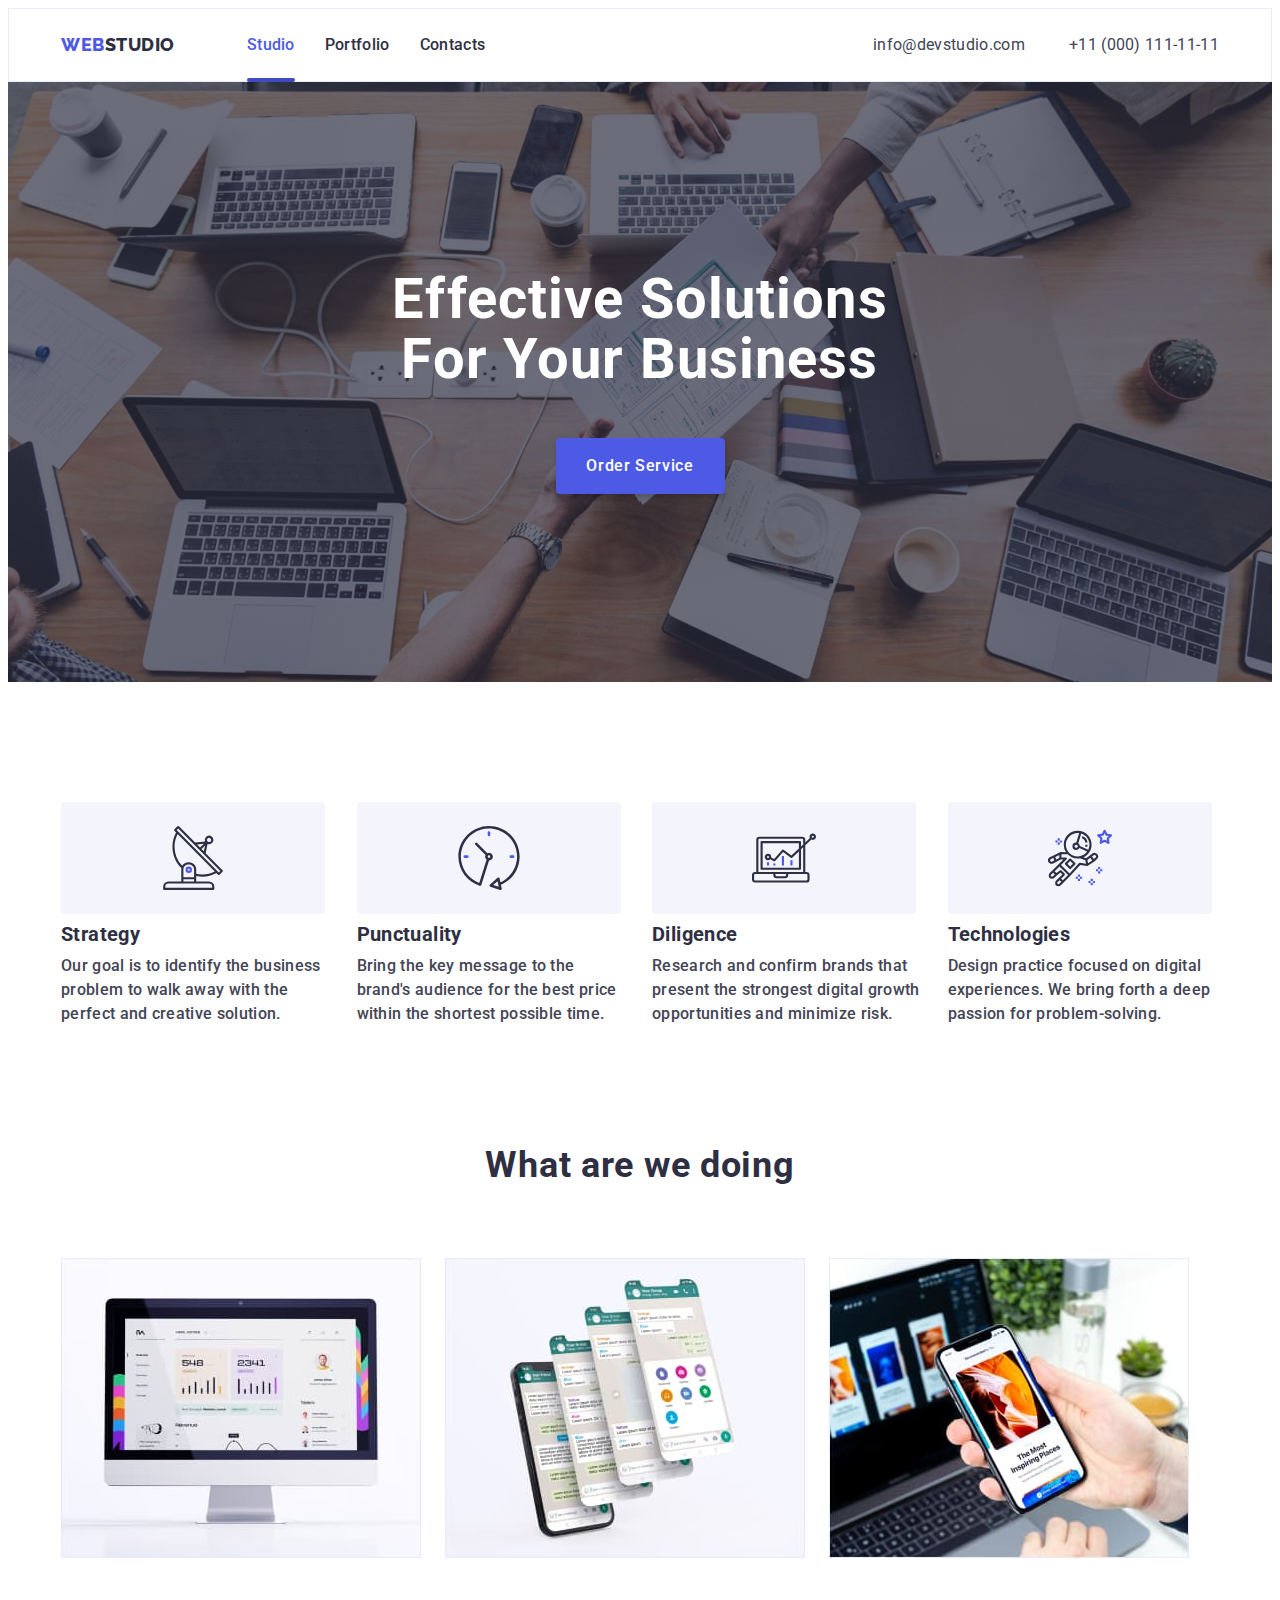
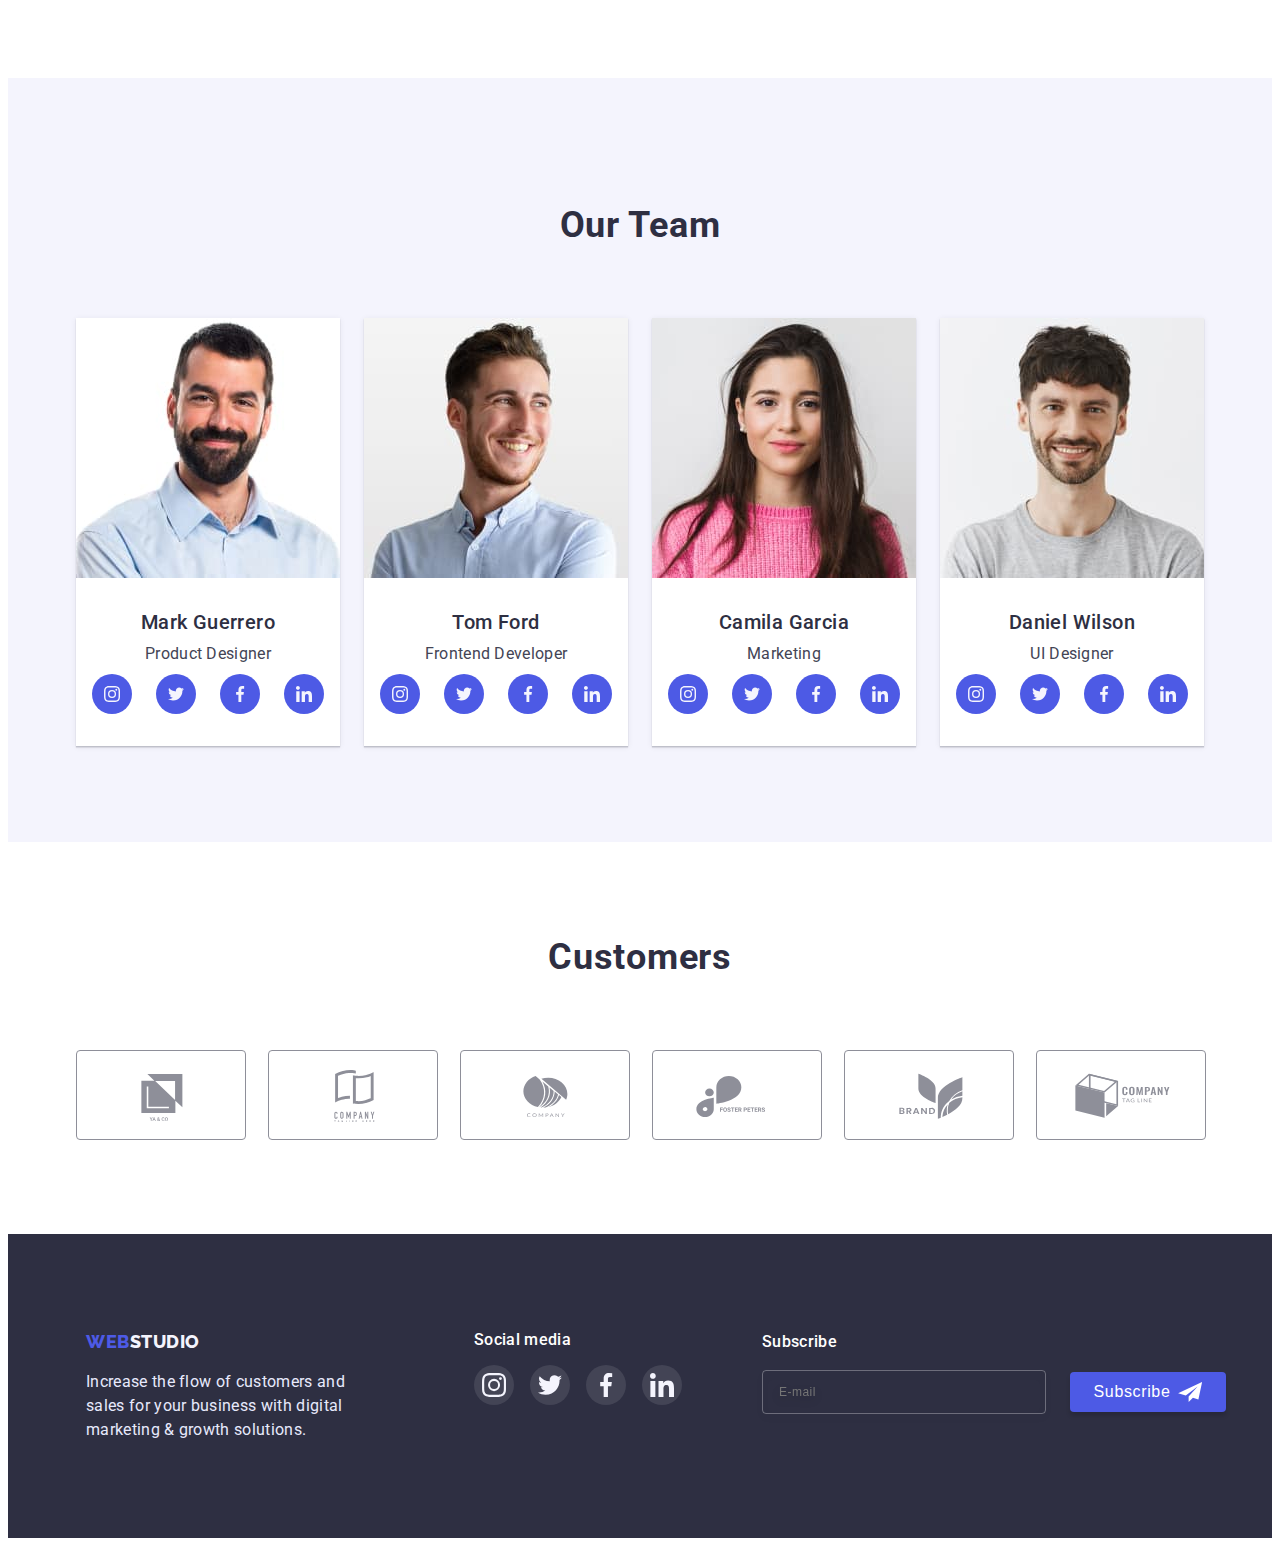
<file: index.html>
<!DOCTYPE html>
<html lang="en">
  <head>
    <meta charset="UTF-8" />
    <meta http-equiv="X-UA-Compatible" content="IE=edge" />
    <meta name="viewport" content="width=device-width, initial-scale=1.0" />
    <title>WebStudio</title>
    <link rel="preconnect" href="https://fonts.googleapis.com" />
    <link rel="preconnect" href="https://fonts.gstatic.com" crossorigin />
    <link
      href="https://fonts.googleapis.com/css2?family=Raleway:wght@800&family=Roboto:wght@400;500;700;900&display=swap"
      rel="stylesheet"
    />
    <link rel="stylesheet" href="https://cdnjs.cloudflare.com/ajax/libs/modern-normalize/1.1.0/modern-normalize.min.css" integrity="sha512-wpPYUAdjBVSE4KJnH1VR1HeZfpl1ub8YT/NKx4PuQ5NmX2tKuGu6U/JRp5y+Y8XG2tV+wKQpNHVUX03MfMFn9Q==" crossorigin="anonymous" referrerpolicy="no-referrer" />
    
    <link rel="stylesheet" href="./css/styles.css"/>
  </head>
  <body class="site-body">
    <header class="header">
      <div class="container header-container">
        <nav class="header-navigatio">
          <a class="logo link" href="./index.html">Web<span class="logo-studio link">Studio</span></a>
          <ul class="header-list list">
            <li class="header-item"><a class="header-link current link" href="">Studio</a></li>
            <li class="header-item
            "><a class="header-link link" href="./portfolio.html">Portfolio</a></li>
            <li class="header-item
            "><a class="header-link link" href="#">Contacts</a></li>
          </ul>
        </nav>
        <button type="button" class="mobile-menu-open js-open-menu">
          <svg class="mobail-menu-open-icon" width="32" height="22">
            <use href="./images/icons.svg#icon-burger"></use>
          </svg>
        </button>
        <ul class="contact-list list">
          <li class="contact-item">
            <a class="mailto link" href="mailto:info@devstudio.com">info@devstudio.com</a>
            <a class="phone link" href="tel:+11(000)1111111">+11 (000) 111-11-11</a>
        </ul>
      </div>
      <div class="mobile-menu js-menu-container">
        <div class="container mobile-menu-container">
          <div class="mobile-div">
            <button class="mobile-menu-button-close js-close-menu">
              <svg class="mobile-menu-close-icon" width="8" height="8">
                <use href="./images/icons.svg#icon-close-mobile"></use>
              </svg>
            </button>
            <ul class="header-mobile-list list">
              <li class="header-mobile-item"><a class="header-mobile-link link" href="">Studio</a></li>
              <li class="header-mobile-item
              "><a class="header-mobile-link link" href="./portfolio.html">Portfolio</a></li>
              <li class="header-mobile-item
              "><a class="header-mobile-link link" href="#">Contacts</a></li>
            </ul>
          </div>
          <div class="mobile-contact-div">
            <ul>
              <li class="contact-mobile-item list">
                <a class="phone-mobile link" href="tel:+11(000)1111111">+11 (000) 111-11-11</a>
                <a class="mailto-mobile link" href="mailto:info@devstudio.com">info@devstudio.com</a>
              </li>
            </ul>
            <ul class="body-mobile-soc-list list">
              <li class="body-mobile-soc-item">
                <a href="" class="body-mobile-soc-link link">
                  <svg class="body-mobile-soc-icon" width="24" height="24">
                    <use href="./images/icons.svg#icon-instagram" ></use>
                  </svg>
                </a>
              </li>
              <li class="body-mobile-soc-item">
                <a href="" class="body-mobile-soc-link link">
                  <svg class="body-mobile-soc-icon" width="24" height="24">
                    <use href="./images/icons.svg#icon-twitter"></use>
                  </svg>
                </a>
              </li>
              <li class="body-mobile-soc-item">
                <a href="" class="body-mobile-soc-link link">
                  <svg class="body-mobile-soc-icon" width="24" height="24"> 
                    <use href="./images/icons.svg#icon-facebook"></use>
                  </svg>
                </a>
              </li>
              <li class="body-mobile-soc-item">
                <a href="" class="body-mobile-soc-link link">
                  <svg class="body-mobile-soc-icon" width="24" height="24">
                    <use href="./images/icons.svg#icon-linkedin"></use>
                  </svg>
                </a>
              </li>
            </ul>
          </div>
        </div> 
      </div>
    </header>
   <main>
      <section class="hero">
        <div class="conteiner container-hero">
          <h1 class="hero-title list">Effective Solutions for Your Business</h1>
          <button type="button" class="hero-btn" data-modal-open >Order Service</button>
        </div>
        </section>
        <section class="heading">
          <div class="container heading-container">  
           <ul class="heading-list list">
            <li class="heading-item">
              <div class="heading-icon">
                <svg class="heading-soc-icon" width="64" height="64">
                  <use href="./images/icons.svg#icon-antenna" ></use>
                </svg>
              </div>
             <h3 class="heading-title">Strategy</h3>
            <p class="heading-text">
              Our goal is to identify the business problem to walk away with the
              perfect and creative solution.
            </p>
              <li class="heading-item">
                <div class="heading-icon">
                  <svg class="heading-soc-icon" width="64" height="64">
                    <use href="./images/icons.svg#icon-clock" ></use>
                  </svg>
                </div>
                <h3 class="heading-title">Punctuality</h3>
                <p class="heading-text">
                  Bring the key message to the brand's audience for the best price
                  within the shortest possible time.
                </p>
              </li>
              <li class="heading-item">
                <div class="heading-icon">
                  <svg class="heading-soc-icon" width="64" height="64">
                    <use href="./images/icons.svg#icon-diagram" ></use>
                  </svg>
                </div>
                <h3 class="heading-title">Diligence</h3>
                <p class="heading-text">
                  Research and confirm brands that present the strongest digital
                  growth opportunities and minimize risk.
                </p>
              </li>
              <li class="heading-item">
                <div class="heading-icon">
                  <svg class="heading-soc-icon" width="64" height="64">
                    <use href="./images/icons.svg#icon-astronaut" ></use>
                  </svg>
                </div>
                <h3 class="heading-title">Technologies</h3>
                <p class="heading-text">
                  Design practice focused on digital experiences. We bring forth a
                  deep passion for problem-solving.
                </p>
              </li>
            </ul>
          </div>
          </section>
      <section class="main">
        <div class="container">
          <h2 class="main-title">What are we doing</h2>
          <ul class="main-list list">
            <li class="item">
              <img
              src="./images/comp.jpg"
              alt="computer"
              srcset="
              ./images/rectangle.jpg 1x,
              ./images/rectangle@2x.jpg 2x"
              width="360"
              height="300"
              />
            </li>
            <li class="item">
              <img src="./images/tel.jpg" alt="phone" 
              srcset="
              ./images/rectangle2.jpg 1x,
              ./images/rectangle2@2x.jpg 2x"
              width="360" height="300" />
            </li>
            <li class="item">
              <img
              src="./images/computer-tel.jpg"
              alt="computer with phone"
              srcset="
              ./images/rectangle3.jpg 1x,
              ./images/rectangle3@2x.jpg 2x"
              width="360"
              height="300"
              />
            </li>
          </ul>
        </div>
        </section>
        <section class="body">
          <div class="container">
            <h2 class="body-title">Our Team</h2>
            <ul class="body-list list">
              <li class="body-item">
                <img class ="" src="./images/mark.jpg" alt="man"
                srcset="./images/mark.jpg 1x,
                        ./images/mark@2x.jpg 2x"
                 width="264" height="260" />
               <div class="body-wrap">
                <h3 class="body-new-title">Mark Guerrero</h3>
                <p class="body-new-text">Product Designer</p>
                <ul class="body-soc-list list">
                  <li class="body-soc-item">
                    <a href="" class="body-soc-link link">
                      <svg class="body-soc-icon" width="16" height="16">
                        <use href="./images/icons.svg#icon-instagram" ></use>
                      </svg>
                    </a>
                  </li>
                  <li class="body-soc-item">
                    <a href="" class="body-soc-link link">
                    <svg class="body-soc-icon" width="16" height="16">
                      <use href="./images/icons.svg#icon-twitter"></use>
                    </svg>
                   </a>
                  </li>
                  <li class="body-soc-item">
                    <a href="" class="body-soc-link link">
                    <svg class="body-soc-icon" width="16" height="16"> 
                    <use href="./images/icons.svg#icon-facebook"></use>
                    </svg>
                    </a>
                  </li>
                  <li class="body-soc-item">
                    <a href="" class="body-soc-link link">
                    <svg class="body-soc-icon" width="16" height="16">
                    <use href="./images/icons.svg#icon-linkedin"></use>
                    </svg>
                    </a>
                  </li>
                </ul>
               </div>
              </li>
              <li class="body-item">
                <img src="./images/tomford.jpg"
                alt="man"
                srcset="./images/tomford.jpg 1x,
                        ./images/tom@2x.jpg 2x "
                width="264"
                height="260"
                />
                <div class="body-wrap">
                  <h3 class="body-new-title">Tom Ford</h3>
                  <p class="body-new-text">Frontend Developer</p>
                  <ul class="body-soc-list list">
                    <li class="body-soc-item">
                      <a href="" class="body-soc-link link">
                        <svg class="body-soc-icon" width="16" height="16">
                          
                          <use href="./images/icons.svg#icon-instagram" ></use>
                        </svg>
                      </a>
                    </li>
                    <li class="body-soc-item">
                      <a href="" class="body-soc-link link">
                      <svg class="body-soc-icon" width="16" height="16">
                        <use href="./images/icons.svg#icon-twitter"></use>
                      </svg>
                     </a>
                    </li>
                    <li class="body-soc-item">
                      <a href="" class="body-soc-link link">
                      <svg class="body-soc-icon" width="16" height="16"> 
                      <use href="./images/icons.svg#icon-facebook"></use>
                      </svg>
                      </a>
                    </li>
                    <li class="body-soc-item">
                      <a href="" class="body-soc-link link">
                      <svg class="body-soc-icon" width="16" height="16">
                      <use href="./images/icons.svg#icon-linkedin"></use>
                      </svg>
                      </a>
                    </li>
                  </ul>
                </div>
              </li>
              <li class="body-item">
                <img src="./images/camila-garcia.jpg"
                alt="woman"
                srcset="
                ./images/camila-garcia.jpg 1x,
                ./images/camila-garcia@2x.jpg 2x"
                width="264"
                height="260"
                />
                <div class="body-wrap">
                  <h3 class="body-new-title">Camila Garcia</h3>
                  <p class="body-new-text">Marketing</p>
                  <ul class="body-soc-list list">
                    <li class="body-soc-item">
                      <a href="" class="body-soc-link link">
                        <svg class="body-soc-icon" width="16" height="16">
                          <use href="./images/icons.svg#icon-instagram" ></use>
                        </svg>
                      </a>
                    </li>
                    <li class="body-soc-item">
                      <a href="" class="body-soc-link link">
                      <svg class="body-soc-icon" width="16" height="16">
                        <use href="./images/icons.svg#icon-twitter"></use>
                      </svg>
                     </a>
                    </li>
                    <li class="body-soc-item">
                      <a href="" class="body-soc-link link">
                      <svg class="body-soc-icon" width="16" height="16"> 
                      <use href="./images/icons.svg#icon-facebook"></use>
                      </svg>
                      </a>
                    </li>
                    <li class="body-soc-item">
                      <a href="" class="body-soc-link link">
                      <svg class="body-soc-icon" width="16" height="16">
                      <use href="./images/icons.svg#icon-linkedin"></use>
                      </svg>
                      </a>
                    </li>
                  </ul>
                </div>
              </li>
              <li class="body-item">
                <img src="./images/danielwilson.jpg"
                alt="men"
                srcset=" ./images/danielwilson.jpg 1x,
                ./images/daniel@2x.jpg 2x
                "
                width="264"
                height="260"
                />
                <div class="body-wrap">
                  <h3 class="body-new-title">Daniel Wilson</h3>
                  <p class="body-new-text">UI Designer</p>
                  <ul class="body-soc-list list">
                    <li class="body-soc-item">
                      <a href="" class="body-soc-link link">
                        <svg class="body-soc-icon" width="16" height="16">
                          <use href="./images/icons.svg#icon-instagram" ></use>
                        </svg>
                      </a>
                    </li>
                    <li class="body-soc-item">
                      <a href="" class="body-soc-link link">
                      <svg class="body-soc-icon" width="16" height="16">
                        <use href="./images/icons.svg#icon-twitter"></use>
                      </svg>
                     </a>
                    </li>
                    <li class="body-soc-item">
                      <a href="" class="body-soc-link link">
                      <svg class="body-soc-icon" width="16" height="16"> 
                      <use href="./images/icons.svg#icon-facebook"></use>
                      </svg>
                      </a>
                    </li>
                    <li class="body-soc-item">
                      <a href="" class="body-soc-link link">
                      <svg class="body-soc-icon" width="16" height="16">
                      <use href="./images/icons.svg#icon-linkedin"></use>
                      </svg>
                      </a>
                    </li>
                  </ul>
                </div>
              </li>
            </ul>
          </div>
          </section>
          <section class="customers">
            <div class="container customers-container">
              <h2 class="customers-title">Customers</h2>
              <ul class="customers-list list">
                <li class="customers-item"><a href="" class="customers-link link" >
                  <svg class="customers-icon" width="104" height="56">
                    <use href="./images/icons.svg#icon-logoya"></use>
                  </svg>
                </a></li>
                <li class="customers-item"><a href="" class="customers-link link" >
                  <svg class="customers-icon" width="104" height="56">
                    <use href="./images/icons.svg#icon-logocompani"></use>
                  </svg>
                </a></li>
                <li class="customers-item"><a href="" class="customers-link link" >
                  <svg class="customers-icon" width="104" height="56">
                    <use href="./images/icons.svg#icon-logocompany"></use>
                  </svg>
                </a></li>
                <li class="customers-item"><a href="" class="customers-link link" >
                  <svg class="customers-icon" width="104" height="56">
                    <use href="./images/icons.svg#icon-logofoster"></use>
                  </svg>
                </a></li>
                <li class="customers-item"><a href="" class="customers-link link" >
                  <svg class="customers-icon" width="104" height="56">
                    <use href="./images/icons.svg#icon-logobrand"></use>
                  </svg>
                </a></li>
                <li class="customers-item"><a href="" class="customers-link link" >
                  <svg class="customers-icon" width="104" height="56">
                    <use href="./images/icons.svg#icon-logocompanitagline"></use>
                  </svg>
                </a></li>
              </ul>
            </div>
          </section>
    </main>
    <footer class="footer">
      <div class="container footer-container">
        <div class="footer-title-logo">
          <a class="logo-footer link" href="./index.html ">Web<span class="footer-studio link">Studio</span></a>
          <p class="footer-text">
            Increase the flow of customers and sales for your business with digital
            marketing & growth solutions.
          </p>
        </div>
        <div class="footer-title-icon">
          <h3 class="footer-text-icon">Social media</h3>
          <ul class="footer-list list">
            <li class="footer-item">
              <a href="" class="footer-soc-link link">
                <svg class="footer-soc-icon" width="24" height="24">
                  <use href="./images/icons.svg#icon-instagram" ></use>
                </svg>
              </a>
            </li>
            <li class="footer-item">
              <a href="" class="footer-soc-link link">
                <svg class="footer-soc-icon" width="24" height="24">
                  <use href="./images/icons.svg#icon-twitter" ></use>
                </svg>
              </a>
            </li>
             <li class="footer-item">
              <a href="" class="footer-soc-link link">
                <svg class="footer-soc-icon" width="24" height="24">
                  <use href="./images/icons.svg#icon-facebook" ></use>
                </svg>
              </a>
             </li>
             <li class="footer-item">
              <a href="" class="footer-soc-link link">
                <svg class="footer-soc-icon" width="24" height="24">
                  <use href="./images/icons.svg#icon-linkedin" ></use>
                </svg>
              </a>
             </li>
          </ul>
        </div>
        <div class="footer-form-div">
          <p class="footer-form-p">Subscribe</p>
          <form class="footer-form">
            <label for="usre_email" class="footer-usre_email">E-mail</label>
            <input type="email" name="user_email" id="usre_email" class="footer-form-email" placeholder="E-mail" required />
            <button type="submit" class="footer-form-submit-btn">Subscribe<svg class="footer-email-icons" width="24" height="20">
                <use href="./images/icons.svg#icon-icon-send"></use>
              </svg>
              </button>
          </form>
        </div>
      </div>
    </footer>
     <div class="backdrop is-hidden" data-modal>
      <div class="modal">
        <button type="button" class="modal-close-btn" data-modal-close>
          <svg class="modal-close-btn-icon" width="8" height="8">
            <use href="./images/icons.svg#icon-close-btn" ></use>
          </svg>
        </button> 
        <p class="modal-p">Leave your contacts and we will call you back</p>
        <form class="modal-form">
            <label class="modal-form-field">
              <span class="modal-form-input-desc"> Name </span>
              <span class="modal-form-input-wrapper">
                <input type="text" name="user_name" id="comment" class="modal-form-input" required/>
                <svg class="modal-form-icon" width="12" height="12">
                  <use href="./images/icons.svg#icon-user"></use>
                </svg>
              </span>
            </label>
              <label class="modal-form-field">
              <span class="modal-form-input-desc"> Phone </span>
              <span class="modal-form-input-wrapper">
                <input type="tel" name="user_phone" class="modal-form-input" required/>
                <svg class="modal-form-icon" width="12" height="12">
                  <use href="./images/icons.svg#icon-phone"></use>
                </svg>
              </span>
            </label>
            <label class="modal-form-field">
              <span class="modal-form-input-desc"> Email </span>
              <span class="modal-form-input-wrapper">
                <input type="email" name="user_email" class="modal-form-input" required>
                <svg class="modal-form-icon" width="15" height="12">
                  <use href="./images/icons.svg#icon-email"></use>
                </svg>
              </span>
            </label>
          <label class="modal-form-field-comment">
            <span class="modal-form-input-desc"> Comment </span>
           <textarea name="user_message" id="message" cols="30" rows="10" class="modal-form-message" placeholder="Text input"></textarea>
          </label>
          <input id="user-policy" type="checkbox" name="user-policy" class="modal-form-check visuallu-hidden" />
          <label for="user-policy" class="modal-form-check-dasc">I accept the terms and conditions of the&nbsp;<a href="" class="modal-form-check-a">Privacy Policy</a></label>
          <button type="submit" class="modal-form-submit-btn">Send</button>
        </form>
      </div>
    </div> 
    <script src="./js/modal.js"></script> 
    <script src="./js/mobile-menu.js"></script>
  </body>
</html>
</file>
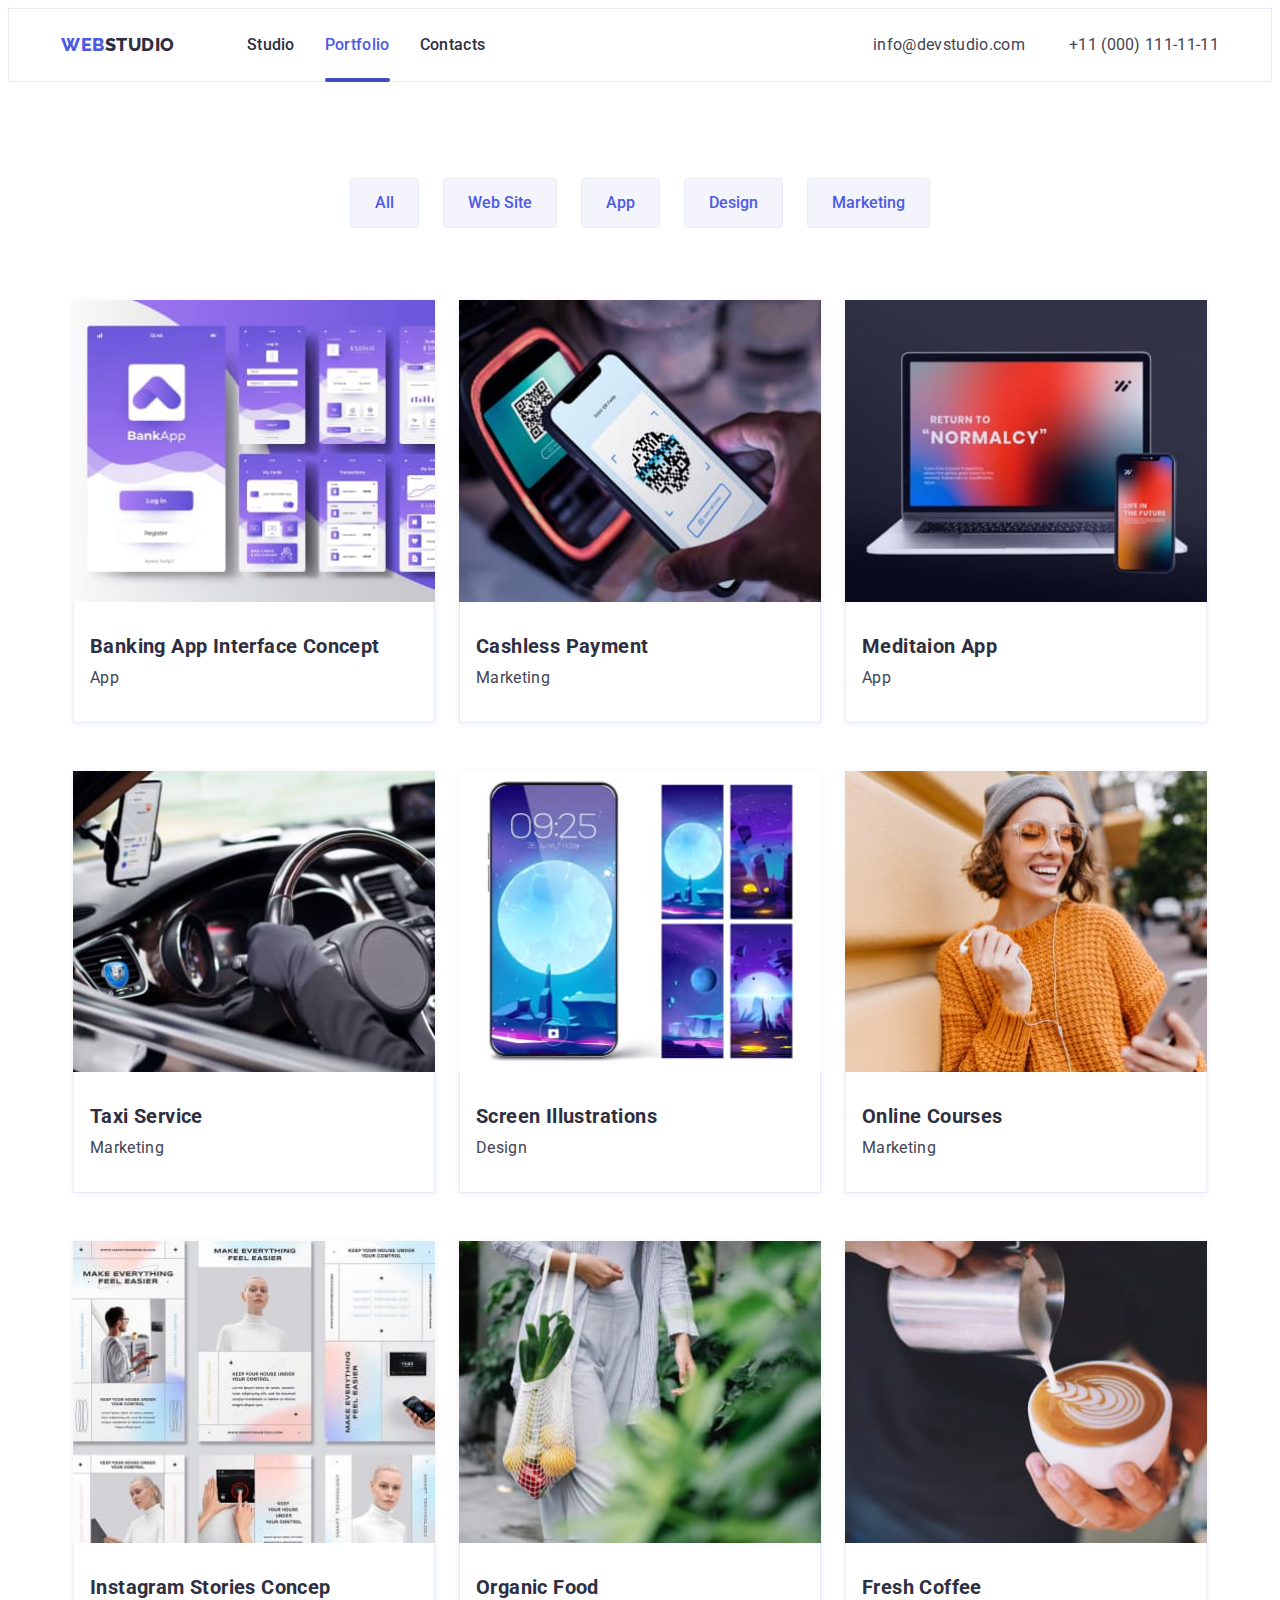
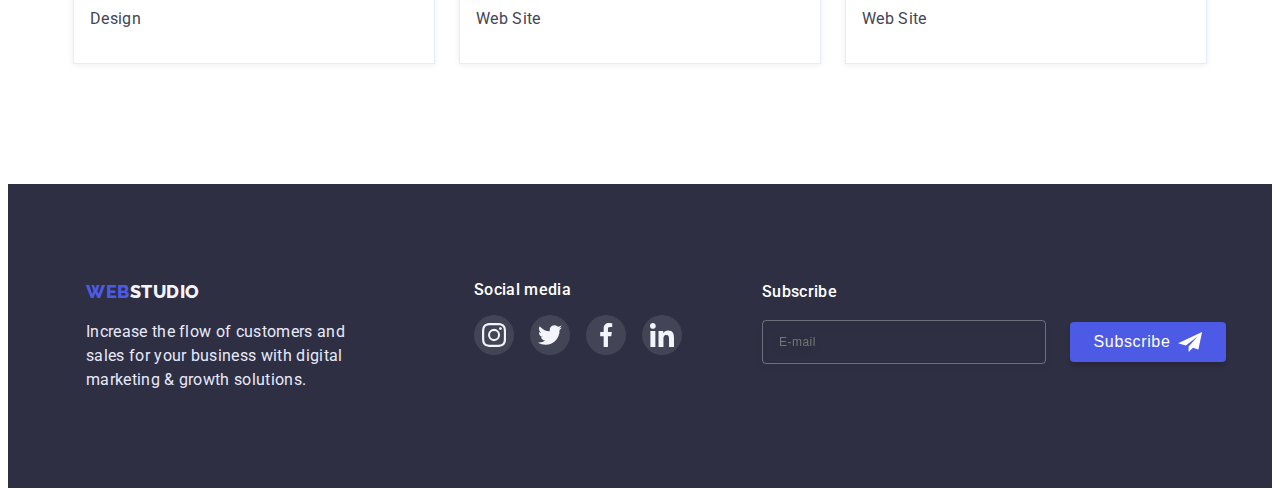
<file: portfolio.html>
<!DOCTYPE html>
<html lang="en">
  <head>
    <meta charset="UTF-8" />
    <meta http-equiv="X-UA-Compatible" content="IE=edge" />
    <meta name="viewport" content="width=device-width, initial-scale=1.0" />
    <title>WebStudio</title>
    <link rel="preconnect" href="https://fonts.googleapis.com" />
    <link rel="preconnect" href="https://fonts.gstatic.com" crossorigin />
    <link
      href="https://fonts.googleapis.com/css2?family=Raleway:wght@800&family=Roboto:wght@400;500;700;900&display=swap"
      rel="stylesheet"
    />
    <link rel="stylesheet" href="https://cdnjs.cloudflare.com/ajax/libs/modern-normalize/1.1.0/modern-normalize.min.css" integrity="sha512-wpPYUAdjBVSE4KJnH1VR1HeZfpl1ub8YT/NKx4PuQ5NmX2tKuGu6U/JRp5y+Y8XG2tV+wKQpNHVUX03MfMFn9Q==" crossorigin="anonymous" referrerpolicy="no-referrer" />
    <link rel="stylesheet" href="./css/styles.css" />
  </head>
  <body class="site-body">
    <header class="header">
      <div class="container header-container">
        <nav class="header-navigatio">
          <a class="logo link" href="./index.html"
          >Web<span class="logo-studio link">Studio</span></a
          >
          <ul class="header-list list">
            <li class="header-item">
              <a class="header-link link" href="./index.html">Studio</a>
            </li>
            <li class="header-item">
              <a class="header-link link current" href="">Portfolio</a>
            </li>
            <li class="header-item">
              <a class="header-link link" href="">Contacts</a>
            </li>
          </ul>
        </nav>
        <button type="button" class="mobile-menu-open js-open-menu">
          <svg class="mobail-menu-open-icon" width="32" height="22">
            <use href="./images/icons.svg#icon-burger"></use>
          </svg>
        </button>
        <ul class="contact-list list">
          <li class="contact-item">
            <a class="mailto link" href="mailto:info@devstudio.com"
            >info@devstudio.com</a
            >
            <a class="phone link" href="tel:+11(000)1111111"
            >+11 (000) 111-11-11</a
            >
          </li>
        </ul>
      </div>
      <div class="mobile-menu js-menu-container">
        <div class="container mobile-menu-container">
          <div class="mobile-div">
            <button class="mobile-menu-button-close js-close-menu">
              <svg class="mobile-menu-close-icon" width="8" height="8">
                <use href="./images/icons.svg#icon-close-mobile"></use>
              </svg>
            </button>
            <ul class="header-mobile-list list">
              <li class="header-mobile-item"><a class="header-mobile-link link" href="">Studio</a></li>
              <li class="header-mobile-item
              "><a class="header-mobile-link link" href="./portfolio.html">Portfolio</a></li>
              <li class="header-mobile-item
              "><a class="header-mobile-link link" href="#">Contacts</a></li>
            </ul>
          </div>
          <div class="mobile-contact-div">
            <ul>
              <li class="contact-mobile-item list">
                <a class="phone-mobile link" href="tel:+11(000)1111111">+11 (000) 111-11-11</a>
                <a class="mailto-mobile link" href="mailto:info@devstudio.com">info@devstudio.com</a>
              </li>
            </ul>
            <ul class="body-mobile-soc-list list">
              <li class="body-mobile-soc-item">
                <a href="" class="body-mobile-soc-link link">
                  <svg class="body-mobile-soc-icon" width="24" height="24">
                    <use href="./images/icons.svg#icon-instagram" ></use>
                  </svg>
                </a>
              </li>
              <li class="body-mobile-soc-item">
                <a href="" class="body-mobile-soc-link link">
                  <svg class="body-mobile-soc-icon" width="24" height="24">
                    <use href="./images/icons.svg#icon-twitter"></use>
                  </svg>
                </a>
              </li>
              <li class="body-mobile-soc-item">
                <a href="" class="body-mobile-soc-link link">
                  <svg class="body-mobile-soc-icon" width="24" height="24"> 
                    <use href="./images/icons.svg#icon-facebook"></use>
                  </svg>
                </a>
              </li>
              <li class="body-mobile-soc-item">
                <a href="" class="body-mobile-soc-link link">
                  <svg class="body-mobile-soc-icon" width="24" height="24">
                    <use href="./images/icons.svg#icon-linkedin"></use>
                  </svg>
                </a>
              </li>
            </ul>
          </div>
        </div> 
      </div>
      </header>
     <main class="main-portfolio">
      <section class="portfolio">
        <div class="container">
          <ul class="filtr-list list">
            <li class="filtr-button">
              <button type="button" class="filtr-btn">All</button>
            </li>
            <li class="filtr-button">
              <button type="button" class="filtr-btn">Web Site</button>
            </li>
            <li class="filtr-button">
              <button type="button" class="filtr-btn">App</button>
            </li>
            <li class="filtr-button">
              <button type="button" class="filtr-btn">Design</button>
            </li>
            <li class="filtr-button">
              <button type="button" class="filtr-btn">Marketing</button>
            </li>
          </ul>
          <ul class="portfolio-list list">
            <li class="portfolio-item">
              <a href="" class="portfolio-link link">
                  <div class="overlay">
                    <picture>
                      <source srcset="./images/bank-app-desctop.jpg 1x,
                      ./images/bank-app-desctop@2x.jpg 2x" 
                      media="(min-width: 1200px)"/>

                      
                      <source srcset="./images/bank-app-tablet.jpg 1x,
                      ./images/bank-app-tablet@2x.jpg 2x"
                      media="(min-width: 768px)"
                      />

                      <source srcset="./images/bank-app-mobile.jpg 1x,
                      ./images/bank-app-mobile@2x.jpg 2x"
                      media="(min-width: 480px)"/>

                      <img src="./images/bank-app.jpg"
                      alt="Banking App Interface Concept"
                      width="396"
                      height="300"
                      />
                    </picture>
                  <p class="portfolio-overlay">14 Stylish and User-Friendly App Design Concepts · Task Manager App · Calorie Tracker App · Exotic Fruit Ecommerce App · Cloud Storage App</p>
                </div>
              <div class="portfolio-div">
                <h3 class="portfolio-title">Banking App Interface Concept</h3>
                <p class="portfolio-text">App</p>
              </div>
            </a>
            </li>
            <li class="portfolio-item">
              <a href="" class="portfolio-link link">
                <div class="overlay">
                  <picture>
                    <source srcset="./images/cashless-payment-desctop.jpg 1x,
                    ./images/cashless-payment-desctop@2x.jpg 2x" 
                    media="(min-width: 1200px)"/>

                    <source srcset="./images/cashless-payment-tablet.jpg 1x,
                    ./images/cashless-payment-tablet@2x.jpg 2x"
                    media="(min-width: 768px)"
                    />
                    <source srcset="./images/cashless-payment-mobile.jpg 1x,
                    ./images/cashless-payment-mobile@2x.jpg 2x"
                    media="(min-width: 480px)"/>

                    <img
                    src="./images/cashless-payment.jpg"
                    alt="Cashless Payment"
                    width="396"
                    height="300"
                    />
                  </picture>
                  <p class="portfolio-overlay">14 Stylish and User-Friendly App Design Concepts · Task Manager App · Calorie Tracker App · Exotic Fruit Ecommerce App · Cloud Storage App</p>
                </div>
                <div class="portfolio-div">
                  <h3 class="portfolio-title">Cashless Payment</h3>
                  <p class="portfolio-text">Marketing</p>
                </div>
              </a>
            </li>
            <li class="portfolio-item">
              <a href="" class="portfolio-link link">
                <div class="overlay">
                  <picture>
                    <source srcset="./images/meditaion-app-desctop.jpg 1x,
                    ./images/meditaion-app-desctop@2x.jpg 2x" 
                    media="(min-width: 1200px)"/>
                    
                    <source srcset="./images/meditaion-app-tablet.jpg 1x,
                    ./images/meditaion-app-tablet@2x.jpg 2x"
                    media="(min-width: 768px)"
                    />

                    <source srcset="./images/meditaion-app-mobile.jpg 1x,
                    ./images/meditaion-app-mobile@2x.jpg 2x"
                    media="(min-width: 480px)"/>

                    <img
                    src="./images/meditaion-app.jpg"
                    alt="Computer"
                    width="396"
                    height="300"
                    />
                  </picture>
                  <p class="portfolio-overlay">14 Stylish and User-Friendly App Design Concepts · Task Manager App · Calorie Tracker App · Exotic Fruit Ecommerce App · Cloud Storage App</p>
                </div>
                <div class="portfolio-div">
                  <h3 class="portfolio-title">Meditaion App</h3>
                  <p class="portfolio-text">App</p>
                </div>
              </a>
            </li>
            <li class="portfolio-item">
              <a href="" class="portfolio-link link">
                <div class="overlay">
                  <picture>
                    <source srcset="./images/taxi-service-desctop.jpg 1x,
                    ./images/taxi-service-desctop@2x.jpg 2x" 
                    media="(min-width: 1200px)"/>
                    
                    <source srcset="./images/taxi-service-tablet.jpg 1x,
                    ./images/taxi-service-tablet@2x.jpg 2x"
                    media="(min-width: 768px)"
                    />
                    <source srcset="./images/taxi-service-mobile.jpg 1x,
                    ./images/taxi-service-mobile@2x.jpg 2x"
                    media="(min-width: 480px)"/>

                    <img
                    src="./images/taxi-service.jpg"
                    alt="Taxi"
                    width="396"
                    height="300"
                    />
                  </picture>
                  <p class="portfolio-overlay">14 Stylish and User-Friendly App Design Concepts · Task Manager App · Calorie Tracker App · Exotic Fruit Ecommerce App · Cloud Storage App</p>
                </div>
                <div class="portfolio-div">
                  <h3 class="portfolio-title">Taxi Service</h3>
                  <p class="portfolio-text">Marketing</p>
                </div>
              </a>
            </li>
            <li class="portfolio-item">
              <a href="" class="portfolio-link link">
                <div class="overlay">
                  <picture>
                    <source srcset="./images/screen-desctop.jpg 1x,
                    ./images/screen-desctop@2x.jpg 2x" 
                    media="(min-width: 1200px)"/>
                    
                   <source srcset="./images/screen-tablet.jpg 1x,
                   ./images/screen-tablet@2x.jpg 2x"
                    media="(min-width: 768px)"
                    />
                    
                    <source srcset="./images/screen-mobile.jpg 1x,
                    ./images/screen-mobile@2x.jpg 2x"
                    media="(min-width: 480px)"/>
                  
                    <img
                    src="./images/screen.jpg"
                    alt="phone"
                    width="396"
                    height="300"
                    />
                  </picture>
                  <p class="portfolio-overlay">14 Stylish and User-Friendly App Design Concepts · Task Manager App · Calorie Tracker App · Exotic Fruit Ecommerce App · Cloud Storage App</p>
                </div>
                <div class="portfolio-div">
                  <h3 class="portfolio-title">Screen Illustrations</h3>
                  <p class="portfolio-text">Design</p>
                </div>
              </a>
            </li>
            <li class="portfolio-item">
              <a href="" class="portfolio-link link">
                <div class="overlay">
                  <picture>
                    <source srcset="./images/online-courses-desctop.jpg 1x,
                    ./images/online-courses-desctop@2x.jpg 2x" 
                    media="(min-width: 1200px)"/>
                    
                    <source srcset="./images/online-courses-tablet.jpg 1x,
                  ./images/online-courses-tablet@2x.jpg 2x"
                    media="(min-width: 768px)"
                    />
                    
                    <source srcset="./images/online-courses-mobile.jpg 1x,
                    ./images/online-courses-mobile@2x.jpg 2x"
                    media="(min-width: 480px)"/>

                    <img
                    src="./images/online-courses.jpg"
                    alt="women with phone"
                    width="396"
                    height="300"
                    />
                  </picture>
                  <p class="portfolio-overlay">14 Stylish and User-Friendly App Design Concepts · Task Manager App · Calorie Tracker App · Exotic Fruit Ecommerce App · Cloud Storage App</p>
                </div>
                <div class="portfolio-div">
                  <h3 class="portfolio-title">Online Courses</h3>
                  <p class="portfolio-text">Marketing</p>
                </div>
              </a>
            </li>
            <li class="portfolio-item">
              <a href="" class="portfolio-link link">
                <div class="overlay">
                  <picture>
                    <source srcset="./images/instagram-stories-concept-desctop.jpg 1x,
                    ./images/instagram-stories-concept-desctop@2x.jpg 2x" 
                    media="(min-width: 1200px)"/>

                    <source srcset="./images/instagram-stories-concept-tablet.jpg 1x,
                    ./images/instagram-stories-concept-table@2x.jpg 2x"
                      media="(min-width: 768px)"
                      />

                    <source srcset="./images/instagram-stories-concept-mobile.jpg 1x,
                    ./images/instagram-stories-concept-mobile@2x.jpg 2x"
                    media="(min-width: 480px)"/>

                    <img
                    src="./images/instagram-stories-concept.jpg"
                    alt="phone and computer"
                    width="396"
                    height="300"
                    />
                  </picture>
                  <p class="portfolio-overlay">14 Stylish and User-Friendly App Design Concepts · Task Manager App · Calorie Tracker App · Exotic Fruit Ecommerce App · Cloud Storage App</p>
                </div>
                <div class="portfolio-div">
                  <h3 class="portfolio-title">Instagram Stories Concep</h3>
                  <p class="portfolio-text">Design</p>
                </div>
              </a>
            </li>
            <li class="portfolio-item">
              <a href="" class="portfolio-link link">
                <div class="overlay">
                  <picture>
                    <source srcset="./images/organic-food-desctop.jpg 1x,
                    ./images/organic-food-desctop@2x.jpg 2x" 
                    media="(min-width: 1200px)"/>
                    
                    <source srcset="./images/organic-food-tablet.jpg 1x,
                  ./images/organic-food-tablet@2x.jpg 2x"
                    media="(min-width: 768px)"
                    />

                    <source srcset="./images/organic-food-mobile.jpg 1x,
                    ./images/organic-food-mobile@2x.jpg 2x"
                    media="(min-width: 480px)"/>

                    <img
                    src="./images/organic-food.jpg"
                    alt="food"
                    width="396"
                    height="300"
                    />
                  </picture>
                  <p class="portfolio-overlay">14 Stylish and User-Friendly App Design Concepts · Task Manager App · Calorie Tracker App · Exotic Fruit Ecommerce App · Cloud Storage App</p>
                </div>
                <div class="portfolio-div">
                  <h3 class="portfolio-title">Organic Food</h3>
                  <p class="portfolio-text">Web Site</p>
                </div>
              </a>
            </li>
            <li class="portfolio-item">
              <a href="" class="portfolio-link link">
                <div class="overlay">
                  <picture>
                    
                    <source srcset="./images/fresh-coffee-desctop.jpg 1x,
                    ./images/fresh-coffee-desctop@2x.jpg 2x" 
                    media="(min-width: 1200px)"/>

                    <source srcset="./images/fresh-coffee-tablet.jpg 1x,
                    ./images/fresh-coffee-tablet@2x.jpg 2x"
                      media="(min-width: 768px)"
                      />

                    <source srcset="./images/fresh-coffee-mobile.jpg 1x,
                    ./images/fresh-coffee-mobile@2x.jpg 2x"
                    media="(min-width: 480px)"/>

                    <img
                    src="./images/fresh-coffee.jpg"
                    alt="coffee"
                    width="396"
                    height="300"
                    />
                  </picture>
                  <p class="portfolio-overlay">14 Stylish and User-Friendly App Design Concepts · Task Manager App · Calorie Tracker App · Exotic Fruit Ecommerce App · Cloud Storage App</p>
                </div>
                <div class="portfolio-div">
                  <h3 class="portfolio-title">Fresh Coffee</h3>
                  <p class="portfolio-text">Web Site</p>
                </div>
              </a>
            </li>
          </ul>
        </div>
        </section>
      </main>
    <footer class="footer">
      <div class="container footer-container">
        <div class="footer-title-logo">
          <a class="logo-footer link" href="./index.html "
          >Web<span class="footer-studio link">Studio</span></a
          >
          <p class="footer-text">
            Increase the flow of customers and sales for your business with digital
            marketing & growth solutions.
          </p>
        </div>
        <div class="footer-title-icon">
          <h3 class="footer-text-icon">Social media</h3>
          <ul class="footer-list list">
            <li class="footer-item">
              <a href="" class="footer-soc-link link">
                <svg class="footer-soc-icon" width="24" height="24">
                  <use href="./images/icons.svg#icon-instagram" ></use>
                </svg>
              </a>
            </li>
            <li class="footer-item">
              <a href="" class="footer-soc-link link">
                <svg class="footer-soc-icon" width="24" height="24">
                  <use href="./images/icons.svg#icon-twitter" ></use>
                </svg>
              </a>
            </li>
             <li class="footer-item">
              <a href="" class="footer-soc-link link">
                <svg class="footer-soc-icon" width="24" height="24">
                  <use href="./images/icons.svg#icon-facebook" ></use>
                </svg>
              </a>
             </li>
             <li class="footer-item">
              <a href="" class="footer-soc-link link">
                <svg class="footer-soc-icon" width="24" height="24">
                  <use href="./images/icons.svg#icon-linkedin" ></use>
                </svg>
              </a>
             </li>
          </ul>
        </div>
        <div class="footer-form-div">
          <p class="footer-form-p">Subscribe</p>
          <form class="footer-form">
            <input type="email" name="user_email" class="footer-form-email" placeholder="E-mail" required />
            <button type="submit" class="footer-form-submit-btn">Subscribe<svg class="footer-email-icons" width="24" height="20">
                <use href="./images/icons.svg#icon-icon-send"></use>
              </svg>
              </button>
          </form>
        </div>
      </div>
    </footer>
    <script src="./js/modal.js"></script> 
    <script src="./js/mobile-menu.js"></script> 
  </body>
</html>
</file>
<file: css/styles.css>
:root {
  --first-title-color: #2e2f42;
  --first-btn-color: #ffffff;
  --main-text-color: #434455;
  --accent-color: #4d5ae5;
  --icon-hover-color:#404BBF;
  --transition-duration-and-func: 250ms cubic-bezier(0.4, 0, 0.2, 1);

}

 p,h1,h2,h3,h4,h5,h6 {
  margin:0;
  padding:0;
} 

ul,ol {
  margin: 0;
  padding: 0;
}


 body {
  font-family: "Roboto", sans-serif;
  color: var(--main-text-color);
} 

 .link {
  text-decoration: none;
}
.list {
  list-style: none;
}
img {
  display: block;
  max-width: 100%;
  height: auto;
}   
.container {
  width: 100%;
  padding-left: 16px;
  padding-right: 16px;
  
}
@media screen and (min-width: 480px) {
.container {
    width: 428px;
    margin-left: auto;
    margin-right: auto;
  }
  .customers-container {
    width: 396px;
  }
  .footer-container {
    width: 396px;
   
  }
  .heading-container {
    width: 396px;
  }
  .portfolio-list {
    justify-content: center;
    align-items: center;
  }
}
  @media screen and (min-width: 768px) {
    .container {
      width: 768px;
    }
    
  }
  
  @media screen and (min-width: 1200px) {
    .container {
      width: 1158px;
    }
  
  }
/* /-----------------------------header---------------- */
.header-container {
  display: flex;
  align-items: center;
  justify-content: space-between;

}
.header {
  padding-top: 24px;
  padding-bottom: 24px;
  border: 1px solid #E7E9FC;
}

.logo {
  font-family: "Raleway", sans-serif;
  font-weight: 800;
  font-size: 18px;
  line-height: 1.33;
  align-items: center;
  letter-spacing: 0.03em;
  text-transform: uppercase;
  color: var(--accent-color);
 
} 

 .logo-studio {
  font-family: "Raleway", sans-serif;
  font-weight: 800;
  font-size: 18px;
  line-height: 1.33;
  align-items: center;
  letter-spacing: 0.03em;
  text-transform: uppercase;
  color: var(--first-title-color);
  margin-right: 72px;
  
} 
/* /----------------------header-mobale------------------------------ */

.header-mobile-list {
  display: flex;
  flex-direction: column;
 
}

.header-mobile-link {
  color: var(--first-title-color);
  transition: color var(--transition-duration-and-func);
  font-weight: 700;
  font-size: 36px;
  line-height: 1.11;
  letter-spacing: 0.02em;
  text-transform: capitalize;
  color: #2E2F42;
 display: block;
 margin-bottom: 40px;
}

.header-mobile-link:hover,
.header-mobile-link:focus {
  color: var(--accent-color);
}

.header-mobile-link.current {
  color: var(--accent-color);
  
}

.header-mobile-link.current::after {
  position: absolute;
  bottom: -1px;
  left: 0;

  content: "";
  display: block;
  width: 100%;
  height: 4px;
  border-radius: 2px;
  background-color: #404BBF;
}
/* -----------------------contact--------------------- */
.mobile-menu-container {
  height: 100%;
  display: flex;
  flex-direction: column;
  justify-content: space-between;
  overflow: auto;
}
/* .contact-list {
  display: flex;
  flex-direction: column;
  margin-left: auto;
  gap: 4px;
} */



.contact-mobile-item {
  margin-bottom: 48px;
 
}
.mailto-mobile { 
  transition: color var(--transition-duration-and-func);
  font-weight: 500;
  font-size: 20px;
  line-height: 1.20;
  letter-spacing: 0.02em;
  color: #434455;
  margin-top: 40px;
display: block;
}
.mailto-mobile:hover,
.mailto-mobile:focus {
  color: var(--accent-color);
}

.phone-mobile{

  letter-spacing: 0.02em;
  color: var(--main-text-color);
  transition: color var(--transition-duration-and-func);
  font-weight: 600;
  font-size: 35px;
  line-height: 1.11;
 
  color: #4D5AE5;
  display: block;
  
}
.phone-mobile:hover,
.phone-mobile:focus {
  color: var(--accent-color);
}
.body-mobile-soc-list {
  display: flex;
  justify-content: space-between;
align-items: center;
max-width: 328px;
margin-left: auto;
margin-right: auto;
}

.body-mobile-soc-item {
width: 40px;
height: 40px;
}

.body-mobile-soc-link {
width: 100%;
height: 100%;
background-color: var(--accent-color);
border-radius: 50%;
display: flex;
align-items: center;
justify-content: center;
transition: background-color var(--transition-duration-and-func);
}

.body-mobile-soc-icon {
  fill: var(--first-btn-color);
}

.body-mobile-soc-link:hover,
.body-mobile-soc-link:focus {
  background-color: var(--icon-hover-color);
} 


/* ------hero---------------------------------------------------------*/

 
.hero-title {
  
  max-width: 318px;
  height: 80px;

  font-weight: 700;
  font-size: 36px;
  line-height: 1.11;

  color: var(--first-btn-color);
  align-items: center;
  margin: 0 auto;
  margin-bottom: 72px;


}
.hero-btn {
  min-width: 169px;
  height: 56px;
  font-family: inherit;
  font-weight: 500;
  font-size: 16px;
  line-height: 1.18;
  align-items: center;
  letter-spacing: 0.04em;
  cursor: pointer;
  color: var(--first-btn-color);
  border: transparent;
  border-radius: 4px;
  background-color: var(--accent-color);
  box-shadow: 0px 4px 4px rgba(0, 0, 0, 0.15);
  display: block;
  margin: 0 auto;
  transition: background-color var(--transition-duration-and-func);

}

.hero-btn:hover,
.hero-btn:focus {
  background-color: var(--icon-hover-color); 

}  

.heading {
  padding-bottom: 96px;
  padding-top: 96px;
}
.heading-list {
  display: flex;
  flex-wrap: wrap;
  gap: 72px;
 
}
.heading-item {
  width: 100%;
}

.heading-title {
  font-weight: 700;
  font-size: 36px;
  line-height: 1.11;
  letter-spacing: 0.02em;
  color: var(--first-title-color);
  margin-bottom: 8px;
  text-align: center;
  text-transform: capitalize;
}
.heading-text {
  font-weight: 500;
  font-size: 16px;
  line-height: 1.5;
  letter-spacing: 0.02em;
  color: var(--main-text-color);
   
}
   

.body {
  padding-bottom: 96px;
  padding-top: 128px;
  background-color: #f4f4fd;
}

.body-title {
  font-weight: 700;
  font-size: 36px;
  line-height: 1.11;
  letter-spacing: 0.02em;
  color: var(--first-title-color);
  margin-bottom: 72px;
  text-align: center;
}
.body-list {
  display: flex;
  flex-wrap: wrap;
  gap: 72px; 
  align-items: center;
  justify-content: center;
}
.body-item {
  box-shadow: 0px 1px 6px rgba(46, 47, 66, 0.08), 0px 1px 1px rgba(46, 47, 66, 0.16), 0px 2px 1px rgba(46, 47, 66, 0.08);
}

.body-new-title {
  font-weight: 500;
  font-size: 20px;
  line-height: 1.2;
  letter-spacing: 0.02em;
  color: var(--first-title-color);
  margin-bottom: 8px;
  text-align: center;
}
.body-new-text {
 
  font-size: 16px;
  line-height: 1.5;
  letter-spacing: 0.02em;
  color: var(--main-text-color);
  text-align: center;
  margin-bottom: 8px;
}
.body-wrap {
  align-items: center;
 padding: 32px 16px  32px;
 border: 0,5px solid #E7E9FC;
 border-top: none;
 background-color: var(--first-btn-color);
}
 .body-soc-list {
  display: flex;
  justify-content: center;
  gap: 24px;

}
.body-soc-item {
width: 40px;
height: 40px;
}
.body-soc-link {
width: 100%;
height: 100%;
background-color: var(--accent-color);
border-radius: 50%;
display: flex;
align-items: center;
justify-content: center;
transition: background-color var(--transition-duration-and-func);
}
.body-soc-icon {
  fill: var(--first-btn-color);
}


.body-soc-link:hover,
.body-soc-link:focus {
  background-color: var(--icon-hover-color);
}  



/* --------custumers---------- */
.customers {
  padding-top: 96px;
  padding-bottom: 96px;
  background-color: var(--first-btn-color);
}

.customers-title {
  font-weight: 700;
font-size: 36px;
line-height: 1.11;
text-align: center;
letter-spacing: 0.02em;
color: var(--first-title-color);
margin-bottom: 72px;
}
.customers-list {
  display: flex;
  flex-wrap: wrap;
  gap: 16px;
  row-gap: 72px;
  justify-content: center;
}
.customers-item {
  width: calc((100% - 16px)/2);
  height: 88px;
 
}
.customers-link {
  width: 100%;
  height: 100%;
  border: 1px solid #8E8F99;
  border-radius: 4px;
  display: flex;
  align-items: center;
  justify-content: center;
  fill:#8E8F99 ;
  transition: border-color var(--transition-duration-and-func), fill var(--transition-duration-and-func);
}
.customers-link:hover,
.customers-link:focus {
  fill: #4d5ae5;
  border-color: var(--icon-hover-color);
} 




/* -------------FOOTER------------------- */

.footer-container {
  
  display: flex;
  flex-wrap: wrap;
  gap: 72px; 
  justify-content: center;
  text-align: center;
  
}
.footer {
  padding-top: 96px;
  padding-bottom: 96px;
  background-color: var(--first-title-color);
}
.footer-text {
  max-width: 268px;
  height: 72px;
  font-size: 16px;
  line-height: 1.5;
  letter-spacing: 0.02em;
  color: #e7e9fc;
  margin-top: 16px;
}
.footer-studio {
  font-family: "Raleway", sans-serif;
  font-weight: 800;
  font-size: 18px;
  line-height: 1.16;
  letter-spacing: 0.03em;
  text-transform: uppercase;
  color: #f4f4fd;

}
.logo-footer:last-child {
  margin-right: 0;
}
.logo-footer {

  font-family: "Raleway", sans-serif;
  font-weight: 800;
  font-size: 18px;
  line-height: 1.33;
  align-items: center;
  letter-spacing: 0.03em;
  text-transform: uppercase;
  color: var(--accent-color);
  

}


.footer-list {
  display: flex;
  gap: 16px;
}

.footer-text-icon {
font-weight: 500;
font-size: 16px;
line-height: 1,50;
letter-spacing: 0.02em;
color: var(--first-btn-color);
margin-bottom: 16px;
}

.footer-item {
 width: 40px;
 height: 40px;

}
.footer-soc-link {
  width: 100%;
  height: 100%;
  background-color: var(--main-text-color);
  border-radius: 50%;
  display: flex;
  align-items: center;
  justify-content: center;
  transition: background-color var(--transition-duration-and-func);
}
.footer-soc-link:hover,
.footer-soc-link:focus {
  background-color: #31D0AA;
}

.footer-form {
 
  display: flex;
  flex-wrap: wrap;
  align-items: center;
  justify-content: center;
  gap: 16px;

}
.footer-form-p {
 
  font-weight: 500;
  font-size: 16px;
  line-height: 1.50;
  letter-spacing: 0.02em;
  color: var(--first-btn-color);
  margin-bottom: 16px;
}
.footer-form-email {
  
  width: 100%;
  height: 40px;
  border: 1px solid rgba(255, 255, 255, 0.3);
  filter: drop-shadow(0px 4px 4px rgba(0, 0, 0, 0.15));
  border-radius: 4px;
  background-color: transparent;
  font-size: 12px;
  line-height: 2.00;
  align-items: center;
  letter-spacing: 0.04em;
  color: rgba(255, 255, 255, 0.6);
  padding-left: 16px;
 

}
.footer-form-submit-btn {
  display: flex;
  align-items: center;
  justify-content: center;
  min-width: 156px;
  height: 40px;
  font-weight: 500;
  font-size: 16px;
  line-height: 1.50;
  letter-spacing: 0.04em;
  cursor: pointer;
  color: var(--first-btn-color);
  border: transparent;
  border-radius: 4px;
  background-color: var(--accent-color);
  box-shadow: 0px 4px 4px rgba(0, 0, 0, 0.15);
  transition: background-color var(--transition-duration-and-func);

}
.footer-form-submit-btn:hover {
  background: #404BBF;
  box-shadow: 0px 4px 4px rgba(0, 0, 0, 0.15);
  border-radius: 4px;
}
.footer-email-icons {
margin-left: 8px; 
} 
/* /---------------------------modal form------------------------ */
.backdrop {
  position: fixed;
  top: 0;
  left: 0;
  z-index: 100;
  width: 100%;
  height: 100%;
  background-color: rgba(46, 47, 66, 0.4);
  transition: opacity var(--transition-duration-and-func),visibility var(--transition-duration-and-func);
  overflow: scroll;
}
.backdrop.is-hidden {
  opacity: 0;
  visibility: hidden;
  pointer-events: none;
}
/* .modal {
  position: absolute;
  top: 50%;
  left: 50%;
  transform: translate(-50%, -50%);
  width: 408px;
 
  background-color: #FCFCFC;
  padding: 72px 24px 24px;

} */
.modal {
  position: absolute;
  top: 96px;
  left: 50%;
  max-width: 392px;
  width: 95%;
  height: auto;
  overflow-y: auto;
  overflow-x: hidden;
  border-radius: 4px;
  transform: translate(-50%) scaleY(1);
  background-color: #FCFCFC;
  padding: 72px 24px 24px;
}
.mobail-menu-open-icon {
  stroke: black;

}
.modal-close-btn {
  position: absolute;
 top: 24px;
 right: 24px;
  width: 24px;
  height: 24px;
  cursor: pointer;
  background-color: #E7E9FC;
  border-radius: 50%;
  border: 1px solid rgba(0, 0, 0, 0.1);
  padding: 0;
  display: flex;
  justify-content: center;
  align-items: center;
  transition: background-color var(--transition-duration-and-func);
}
.modal-close-btn:hover,
.modal-close-btn:focus {
  background-color: #404BBF;
}
.modal-close-btn:hover .modal-close-btn-icon,
.modal-close-btn:focus .modal-close-btn-icon {
  fill: var(--first-btn-color);
}
.modal-close-btn-icon {
  transition: fill var(--transition-duration-and-func);
}

.modal-p {
  display: block;
font-weight: 500;
font-size: 16px;
line-height: 1.50;
text-align: center;
letter-spacing: 0.02em;
color: var(--first-title-color);
margin-bottom: 16px;
 }

 .modal-form {
  display: flex;
  flex-direction: column;
 }
 .modal-form-input {
  width: 100%;
  height: 40px;
  border: 1px solid rgba(33, 33, 33, 0.2);
  border-radius: 4px;
  padding-left: 38px;
  transition: fill var(--transition-duration-and-func);
 }
 .modal-form-input:focus {
  outline: none;
  border-color: var(--accent-color);
 }
 .modal-form-input:focus + .modal-form-icon {
  fill: var(--accent-color);
 }
 .modal-form-input-desc {
  display: block;
   font-size: 12px;
   line-height: 1.33;
   letter-spacing: 0.04em;
   color: #8E8F99;
   margin-bottom: 4px;
 }
 .modal-form-input-wrapper {
  position: relative;
 }
 .modal-form-field {
  margin-bottom: 8px;
 }
 .modal-form-field-comment {
  margin-bottom: 16px;
 }
 .modal-form-icon {
  position: absolute;
  top: 50%;
  left: 16px;
  transform: translate(0, -50%);
  display: block;
  width: 18px;
  height: 24px;
  fill: var(--first-title-color);

 }
 .modal-form-message {
  resize: none;
  width: 100%;
  height: 120px;
  border: 1px solid rgba(33, 33, 33, 0.2);
  border-radius: 4px;
  padding: 8px 16px;
  transition: border-color var(--transition-duration-and-func);
 }

 .modal-form-message::placeholder {
  font-size: 12px;
  line-height: 1.33;
  letter-spacing: 0.04em;
  color: rgba(117, 117, 117, 0.5);
 }

 .modal-form-message:focus {
  outline: none;
  border-color: var(--accent-color);
 }

 .modal-form-check-dasc {
  display: flex;
  align-items: center;
  font-size: 12px;
  line-height: 1.33;
  letter-spacing: 0.04em;
  color: #757575;
  margin-bottom: 24px;

 }

 .modal-form-check-a {
  font-size: 12px;
  line-height: 1.33;
  letter-spacing: 0.04em;
  text-decoration-line: underline;
  color: var(--accent-color);
  
 }

 .modal-form-check-dasc::before {
  display: block;
  content: '';
  width: 16px;
  height: 16px;
  border: 1.25px solid var(--first-title-color);
  border-radius: 2px;
  cursor: pointer;
  margin-right: 8px;
 }
 .modal-form-check:checked + .modal-form-check-dasc::before {
background-color: var(--accent-color);
background-image: url(../images/vector.png);
background-repeat: no-repeat;
background-position: center;
border: 1.25px solid var(--icon-hover-color);
border-radius: 2px;

 }
 .modal-form-check:focus + .modal-form-check-dasc::before {
 background-color:var(--icon-hover-color);
 background-image: url(../images/vector.png);
background-repeat: no-repeat;
background-position: center;
border: 1.25px solid var(--icon-hover-color);
border-radius: 2px;

 }
 .visuallu-hidden {
  position: absolute;
  width: 1px;
  height: 1px;
  margin: -1px;
  padding: 0;
  border: 0;
  clip: rect(0 0 0 0);
 }
 .modal-form-submit-btn {
  min-width: 169px;
  height: 56px;
  align-self: center;
  font-weight: 500;
  font-size: 16px;
  line-height: 1.50;
  align-items: center;
  letter-spacing: 0.04em;
  cursor: pointer;
  color: var(--first-btn-color);
  border: transparent;
  border-radius: 4px;
  background-color: var(--accent-color);
  box-shadow: 0px 4px 4px rgba(0, 0, 0, 0.15);
  display: block;
  margin: 0 auto;
  transition: background-color var(--transition-duration-and-func);

}
/* /----------------------------portfolio---------------------------- */
.portfolio {
  padding-bottom: 48px;
  padding-top: 48px;
}

.filtr-list {
display: flex;
flex-wrap: wrap;
column-gap: 24px;
row-gap: 16px;
margin-bottom: 48px;

}

.portfolio-div {
align-items: center;
 padding: 32px 16px  32px;
 border: 1px solid #E7E9FC;
 border-top: none;
 background-color: var(--first-btn-color);
   
   
}


.filtr-btn {
  font-family: inherit;
  font-weight: 500;
  font-size: 16px;
  line-height: 1.5;
  align-items: center;
  cursor: pointer;
  color: var(--accent-color);
  background-color: #f4f4fd; 
  border: 1px solid #E7E9FC;
  padding: 12px 24px;
  border-radius: 4px; 
  transition: border-color var(--transition-duration-and-func), background-color var(--transition-duration-and-func), color var(--transition-duration-and-func), box-shadow var(--transition-duration-and-func);
}

.filtr-btn:hover {
  border-color: var(--accent-color);
  background-color: var(--accent-color);
  color: var(--first-btn-color);
  box-shadow: 0px 3px 1px rgba(0, 0, 0, 0.1), 0px 2px 1px rgba(0, 0, 0, 0.08), 0px 2px 2px rgba(0, 0, 0, 0.12);
  
}

.filtr-btn:focus {
  background-color: var(--accent-color);
  color: var(--first-btn-color);
  
}

.portfolio-list {

 display: flex;
 flex-wrap: wrap;
 column-gap: 24px;
 row-gap: 48px;
 justify-content: center;
 align-items: center;
}
.portfolio-item {
  box-shadow: 0px 1px 6px rgba(46, 47, 66, 0.08);
 
  transition: box-shadow var(--transition-duration-and-func);
}

.portfolio-link:hover,
.portfolio-link:focus {
  box-shadow: 0px 1px 6px rgba(46, 47, 66, 0.08), 0px 1px 1px rgba(46, 47, 66, 0.16), 0px 2px 1px rgba(46, 47, 66, 0.08);
}

.portfolio-title {
  font-size: 20px;
  line-height: 1.2;
  letter-spacing: 0.02em;
  color: var(--first-title-color);
  margin-bottom: 8px;
}

.portfolio-text {
  font-size: 16px;
  line-height: 1.5;
  letter-spacing: 0.02em;
  color: var(--main-text-color);
}
.overlay {
  position: relative;
  overflow: hidden;
}
.portfolio-link {
  display: block;
}
.portfolio-overlay {
  width: 100%;
  height: 100%;
  overflow: auto;
  position: absolute;
  left: 0;
  top: 0;
  transform: translate(0, 101%);
  transition: transform 250ms linear;
 font-size: 16px;
 line-height: 1,50;
 letter-spacing: 0.02em;
 padding-top: 40px;
 padding-bottom: 164px;
 padding-left: 32px;
 padding-right: 32px;
 color: #F4F4FD;
 background-color: var(--icon-hover-color);

}
.portfolio-link:hover .portfolio-overlay,
.portfolio-link:focus .portfolio-overlay  {
  transform: translate(0, 0);
} 
.hero {
  padding-top: 112px;
  padding-bottom: 112px;
  background-color: var(--first-title-color); 
  background-image: linear-gradient(rgba(46, 47, 66, 0.7),rgba(46, 47, 66, 0.7)), url(../images/hero-mobile.jpg);
  background-repeat: no-repeat;
  background-position: center;
  background-size: cover;
  
  margin: 0 auto;
  text-transform: capitalize;
  text-align: center;
 width: 100%;
}
/* -----------------------mobile-menu_------------------------ */

@media screen and (max-width: 767px) {
  @media screen and (min-device-pixel-ratio: 2) and (max-width: 767px),
  screen and (min-resolution: 192dpi) and (max-width: 767px),
  screen and (min-resolution: 2dppx) and (max-width: 767px) {
    .hero {
      background-image: linear-gradient(rgba(46, 47, 66, 0.7),rgba(46, 47, 66, 0.7)), url(../images/hero-mobilee.jpg);
      max-width: 768px;
    }
  
  }
  
  .mobile-menu-open {
    display: block;
    background-color: transparent;
    border: none;
    padding: 0;
    height: 22px;
    width: 32px;
  }
  .header-list {
    display: none;
  }
  .contact-list {
    display: none;
  }
 .heading-soc-icon {
  display: none;
 }
 
 .main {
  display: none;
 }
 .footer-usre_email {
  display: none;
 }
  .mobile-menu {
  position: fixed;
  
  top: 0;
  left: 0;
  z-index: 3;
  display: flex;
  
  width: 100%;
  height: 100%;
  background-color:#FFFFFF;
  box-shadow: 0px 2px 1px rgba(46, 47, 66, 0.08), 0px 1px 1px rgba(46, 47, 66, 0.16), 0px 1px 6px rgba(46, 47, 66, 0.08);
  transform: translateY(0);
  transition: var(--transition-duration-and-func);
  opacity: 0;
  visibility: hidden;
  pointer-events: none;
  
}

.mobile-menu.is-open {
  opacity: 1;
  visibility: visible;
  pointer-events: auto;

}

.mobile-menu-container {
  position: relative;
  padding-top: 80px;
  padding-bottom: 40px;
  padding-left: 40px;
  padding-right: 40px;
 
}

.mobile-menu-button-close {
  position: absolute;
  top: 40px;
  right: 40px;
  display: flex;
  align-items: center;
  justify-content: center;
  width: 24px;
  height: 24px;
  cursor: pointer;
  border-radius: 50%;
 background: #E7E9FC;
 border: 1px solid rgba(0, 0, 0, 0.1);
}  

}
/* -----------------tablet-&&&&&----------- */
@media screen and (min-width: 768px) and (max-width: 1199px){
  .heading-soc-icon {
      display: none;
     }

  .main {
   display: none;
  }

  .mailto {
    display: block;
   
  }
  .body-list {
    column-gap: 24px;
    row-gap: 64px;
  }




}
/* ------------------tablet------------------ */

@media screen and (min-width: 768px) { 
  .mobile-menu-open {
    display: none;
  } 
  .mobile-menu {
    display: none;
  }
 
  .header-list {
    display: flex;
    gap: 30px;
    
  }
 
  .header-navigatio {
    display: flex;
    align-items: center;
    margin-right: auto;
  }
  .header-link {
    padding-bottom: 23px;
    font-weight: 500;
    font-size: 16px;
    position: relative;
    line-height: 1.5;
    letter-spacing: 0.02em;
    color: var(--first-title-color);
    transition: color var(--transition-duration-and-func);
  }
  .header-link:hover,
  .header-link:focus {
    color: var(--accent-color);
  }
  
  .header-link.current {
  
    color: var(--accent-color);
  }
  
  .header-link.current::after {
    position: absolute;
    bottom: -2px;
    left: 0;
  
    content: "";
    display: block;
    width: 100%;
    height: 4px;
    border-radius: 2px;
    background-color: #404BBF;
  }
  
  .heading-texte {
    font-style: normal;
    font-size: 16px;
    line-height: 1.5;
    letter-spacing: 0.02em;
    color: var(--main-text-color);
  }
 
  .mailto { 
    font-size: 12px;
    line-height: 1.33;
    letter-spacing: 0.04em;
    color: var(--main-text-color);
    transition: color var(--transition-duration-and-func);

    
  }
  .mailto:hover,
  .mailto:focus {
    color: var(--accent-color);
  }
  
  .phone {
    font-size: 12px;
    line-height: 1.33;
    letter-spacing: 0.04em;
    color: var(--main-text-color);
    transition: color var(--transition-duration-and-func);
  }
  .phone:hover,
  .phone:focus {
    color: var(--accent-color);
}
  .header {
    padding-bottom: 15px;
  }
  .hero {
    padding-top: 112px;
    padding-bottom: 112px;
    background-image:linear-gradient(rgba(46, 47, 66, 0.7),rgba(46, 47, 66, 0.7)), url(../images/tablet-bg.jpg);
    max-width: 1200px;
  }
  @media screen and (min-device-pixel-ratio: 2) and (min-width: 768px),
  screen and (min-resolution: 192dpi) and (min-width: 768px),
  screen and (min-resolution: 2dppx) and (min-width: 768px) {
    .hero {
      background-image: linear-gradient(rgba(46, 47, 66, 0.7),rgba(46, 47, 66, 0.7)), url(../images/tablet-bg@2x.jpg);
      max-width: 1200px;
      
    }
  }
  .hero-title {
    margin-bottom: 40px;
    max-width: 496px;
    height: 120px;
    font-weight: 700;
    font-size: 56px;
    line-height: 1.07;
    text-align: center;
    letter-spacing: 0.02em;
  }
  
  .heading-item {
    height: 120px;
    width: 356px;
  }
  .heading-list {
    column-gap: 24px;
    row-gap: 72px;
  }

  .heading-title {
  text-align:left;

  }
 
 .customers-list {
 column-gap: 24px;
 }


.customers-item {
    width: 168px;
    
 }
.footer-container {
  width: 552px;
  column-gap: 24px;
  text-align: left;
  justify-content: left;
 }
.footer-usre_email {
  display: none;
}


.footer-form-email {
  width: 264px;
}
.footer-form {
  gap: 24px;
  
}
.filtr-list {
  margin-bottom: 64px;
}
.portfolio {
  padding-top: 64px;
  padding-bottom: 96px;
}
.portfolio-item {

  width: calc((100% - 48px)/2);
 
}
  .portfolio-list {
    row-gap: 72px;
    justify-content: normal;
  }
  .filtr-list {
    justify-content: center;
   }
  
}



/* ---------desctop____--------------------------------- */

@media screen and (min-width: 1200px) {
.header {
  padding-bottom: 24px;
}
.header-link.current::after {
  bottom: -5px;
}
.hero {
    padding-top: 188px;
    padding-bottom: 188px;
    background-image:linear-gradient(rgba(46, 47, 66, 0.7),rgba(46, 47, 66, 0.7)), url(../images/desctop-bg.jpg);
    max-width: 1440px;
   
}
@media screen and (min-device-pixel-ratio: 2) and (min-width: 1200px),
    screen and (min-resolution: 192dpi) and (min-width: 1200px),
    screen and (min-resolution: 2dppx) and (min-width: 1200px) {
  .hero {
    background-image: linear-gradient(rgba(46, 47, 66, 0.7),rgba(46, 47, 66, 0.7)), url(../images/desctop-bg1@2x.jpg);
    max-width: 1440px;
  }
}
.hero-title {
   
  margin-bottom: 48px;
}
.mailto {
  margin-right: 40px;
  font-size: 16px;
  line-height: 1.5;
  letter-spacing: 0.02em;
}

.phone {
  font-size: 16px;
  line-height: 1.5;
  letter-spacing: 0.02em;
}
.heading-list {
flex-wrap: nowrap;
}
.heading {
  padding-bottom: 120px;
  padding-top: 120px;
}  
.heading-list {
  display: flex;
  gap: 24px;
} 
 .heading-link {
  width: 100%;
  height: 100%;
  background-color: #F4F4FD;
  display: flex;
  align-items: center;
  justify-content: center;
  }
  .heading-item {
    width: 100%;
    height: 100%;
  } 
  .heading-icon { 
    height: 112px;
    width: 264px;
    border-radius: 4px;
    background-color: #F4F4FD
  }
.heading-icon {
 
  display: flex;
  align-items: center;
  justify-content: center;
  margin-bottom: 8px;
 
}
 .heading-title {
  font-size: 20px;
  line-height: 1.2;
  letter-spacing: 0.02em;
  color: var(--first-title-color);
  margin-bottom: 8px;
  

}
.heading-text {
  font-size: 16px;
  line-height: 1.5;
  letter-spacing: 0.02em;
  color: var(--main-text-color);
 

}  
.main {
  padding-bottom: 120px;

}
.main-list {
  display: flex;
  gap: 24px;
}
.main-title {
  font-weight: 700;
  font-size: 36px;
  line-height: 1.11;
  letter-spacing: 0.02em;
  color: var(--first-title-color);
  margin-bottom: 72px;
  text-align: center;
}
.body-list {
flex-wrap: nowrap;
gap: 24px;
}
.customers-list {
  flex-wrap: nowrap;
}

.phone:hover,
.phone:focus {
  color: var(--accent-color);
}
.mailto:hover,
.mailto:focus {
  color: var(--accent-color);
}

.footer-container {
  width: 100%;
  gap: 0px;
  justify-content: center;
}
.footer-text {
  margin-right: 120px;
}
.footer-form-email {
  width: 264px;
}
.footer-title-icon {
  margin-right: 80px;
}
.filtr-list {
  margin-bottom: 72px;
}
.portfolio {
  padding-top: 96px;
  padding-bottom: 120px;
}
.portfolio-item {

  width: calc((100% - 72px)/3);
 
}
.portfolio-list {
  row-gap: 48px;
  justify-content: center;
  align-items: center;
}
}
/* -----logo------  */

  /* .container {
   width: 1158px; 
   padding-left: 15px;
   padding-right: 15px;
   margin: 0 auto;
  } */

/* .header {
  
  padding-top: 24px;
  padding-bottom: 24px;
  border: 1px solid #E7E9FC;
  background-color: #FFFFFF;
   
}
 */

/* .header-list {
  display: flex;
  gap: 30px;
  
}
.header-container {
  display: flex;
  align-items: center;

}
.header-navigatio {
  display: flex;
  align-items: center;
  margin-right: auto;

}
.logo {
  font-family: "Raleway", sans-serif;
  font-weight: 800;
  font-size: 18px;
  line-height: 1.33;
  align-items: center;
  letter-spacing: 0.03em;
  text-transform: uppercase;
  color: var(--accent-color);
  margin-right: 76px;
} */
/* .logo-studio {
  font-family: "Raleway", sans-serif;
  font-weight: 800;
  font-size: 18px;
  line-height: 1.33;
  align-items: center;
  letter-spacing: 0.03em;
  text-transform: uppercase;
  color: var(--first-title-color)
}  */

/* ------header---- */

/* 
.header-link {
  padding-bottom: 27px;
  font-weight: 500;
  font-size: 16px;
  position: relative;
  line-height: 1.5;
  letter-spacing: 0.02em;
  color: var(--first-title-color);
  transition: color var(--transition-duration-and-func);
}
.header-link:hover,
.header-link:focus {
  color: var(--accent-color);
}

.header-link.current {

  color: var(--accent-color);
}

.header-link.current::after {
  position: absolute;
  bottom: -1px;
  left: 0;

  content: "";
  display: block;
  width: 100%;
  height: 4px;
  border-radius: 2px;
  background-color: #404BBF;
}

.heading-texte {
  font-style: normal;
  font-size: 16px;
  line-height: 1.5;
  letter-spacing: 0.02em;
  color: var(--main-text-color);
}
.mailto { 
  font-size: 16px;
  line-height: 1.5;
  letter-spacing: 0.02em;
  color: var(--main-text-color);
  margin-right: 30px;
  transition: color var(--transition-duration-and-func);
}
.mailto:hover,
.mailto:focus {
  color: var(--accent-color);
}

.phone {
  font-size: 16px;
  line-height: 1.5;
  letter-spacing: 0.02em;
  color: var(--main-text-color);
  transition: color var(--transition-duration-and-func);
}
.phone:hover,
.phone:focus {
  color: var(--accent-color);
} */
 /* .hero {
  padding-top: 188px;
  padding-bottom: 188px;
  background-color: var(--first-title-color); 
  background-image: linear-gradient(rgba(46, 47, 66, 0.7),rgba(46, 47, 66, 0.7)), url(../images/hero-bg.png);
  background-repeat: no-repeat;
  background-position: center;
  background-size: cover;
  max-width: 1440px;
  height: 600px;
  margin: 0 auto;
}


.hero-title {
  width: 496px;
  height: 120px;
  font-weight: 700;
  font-size: 56px;
  line-height: 1.07;
  letter-spacing: 0.02em;
  color: var(--first-btn-color);
  align-items: center;
  margin: 0 auto;
  margin-bottom: 48px;
}
.hero-btn {
  min-width: 169px;
  height: 56px;
  font-family: inherit;
  font-weight: 500;
  font-size: 16px;
  line-height: 1.18;
  align-items: center;
  letter-spacing: 0.04em;
  cursor: pointer;
  color: var(--first-btn-color);
  border: transparent;
  border-radius: 4px;
  background-color: var(--accent-color);
  box-shadow: 0px 4px 4px rgba(0, 0, 0, 0.15);
  display: block;
  margin: 0 auto;
  transition: background-color var(--transition-duration-and-func);
}
.hero-btn:hover,
.hero-btn:focus {
  background-color: var(--icon-hover-color); 

}  */

/* ------heading---- */
/* .heading {
  padding-bottom: 120px;
  padding-top: 120px;
}  
.heading-list {
  display: flex;
  gap: 24px;
} 
 .heading-link {
  width: 100%;
  height: 100%;
  background-color: #F4F4FD;
  display: flex;
  align-items: center;
  justify-content: center;
  } 
  .heading-icon { 
    height: 112px;
    width: 264px;
    border-radius: 4px;
    background-color: #F4F4FD
  }
.heading-icon {
 
  display: flex;
  align-items: center;
  justify-content: center;
  margin-bottom: 8px;
 
}
 .heading-title {
  font-size: 20px;
  line-height: 1.2;
  letter-spacing: 0.02em;
  color: var(--first-title-color);
  margin-bottom: 8px;
  

}
.heading-text {
  font-size: 16px;
  line-height: 1.5;
  letter-spacing: 0.02em;
  color: var(--main-text-color);
 

}   */
/* ----main------ */
/* .main {
  padding-bottom: 120px;

}
.main-list {
  display: flex;
  gap: 24px;
}
.main-title {
  font-weight: 700;
  font-size: 36px;
  line-height: 1.11;
  letter-spacing: 0.02em;
  color: var(--first-title-color);
  margin-bottom: 72px;
  text-align: center;
} */

/* -----body------ */
/* .body {
  padding-bottom: 120px;
  padding-top: 120px;
  background-color: #f4f4fd;
}

.body-title {
  font-size: 36px;
  line-height: 1.11;
  letter-spacing: 0.02em;
  color: var(--first-title-color);
  margin-bottom: 72px;
  text-align: center;
}
.body-list {
  display: flex;
  gap: 24px; 
  
}
.body-item {
  box-shadow: 0px 1px 6px rgba(46, 47, 66, 0.08), 0px 1px 1px rgba(46, 47, 66, 0.16), 0px 2px 1px rgba(46, 47, 66, 0.08);
}

.body-new-title {
  font-weight: 500;
  font-size: 20px;
  line-height: 1.2;
  letter-spacing: 0.02em;
  color: var(--first-title-color);
  margin-bottom: 8px;
  text-align: center;
}
.body-new-text {
 
  font-size: 16px;
  line-height: 1.5;
  letter-spacing: 0.02em;
  color: var(--main-text-color);
  text-align: center;
  margin-bottom: 8px;
}
.body-wrap {
  align-items: center;
 padding: 32px 16px  32px;
 border: 0,5px solid #E7E9FC;
 border-top: none;
 background-color: var(--first-btn-color);
} */
/* .body-soc-list {
  display: flex;
  justify-content: center;
  gap: 24px;

}
.body-soc-item {
width: 40px;
height: 40px;
}
.body-soc-link {
width: 100%;
height: 100%;
background-color: var(--accent-color);
border-radius: 50%;
display: flex;
align-items: center;
justify-content: center;
transition: background-color var(--transition-duration-and-func);
}
.body-soc-icon {
  fill: var(--first-btn-color);
}


.body-soc-link:hover,
.body-soc-link:focus {
  background-color: var(--icon-hover-color);
}  */
/* ------------customers--------- */
/* .customers {
  padding-top: 190px;
  padding-bottom: 120px;
  background-color: var(--first-btn-color);
}
.customers-title {
  font-weight: 700;
font-size: 36px;
line-height: 1,11;
text-align: center;
letter-spacing: 0.02em;
color: var(--first-title-color);
margin-bottom: 72px;
}
.customers-list {
  display: flex;
  gap: 24px;
}
.customers-item {
  width: calc((100% - 120px)/6);
  height: 88px;
 
}
.customers-link {
  width: 100%;
  height: 100%;
  border: 1px solid #8E8F99;
  border-radius: 4px;
  display: flex;
  align-items: center;
  justify-content: center;
  fill:#8E8F99 ;
  transition: border-color var(--transition-duration-and-func), fill var(--transition-duration-and-func);
}
.customers-link:hover,
.customers-link:focus {
  fill: #4d5ae5;
  border-color: var(--icon-hover-color);
} */

/* -----footer----- */
/* .footer {
  padding-top: 100px;
  padding-bottom: 100px;
  background-color: var(--first-title-color);
}
.footer-text {
  max-width: 264px;
  height: 72px;
  font-size: 16px;
  line-height: 1.5;
  letter-spacing: 0.02em;
  color: #e7e9fc;
  margin-top: 16px;
}
.footer-studio {
  font-family: "Raleway", sans-serif;
  font-weight: 800;
  font-size: 18px;
  line-height: 1.16;
  letter-spacing: 0.03em;
  text-transform: uppercase;
  color: #f4f4fd;

}
.logo-footer:last-child {
  margin-right: 0;
}
.logo-footer {
  font-family: "Raleway", sans-serif;
  font-weight: 800;
  font-size: 18px;
  line-height: 1.33;
  align-items: center;
  letter-spacing: 0.03em;
  text-transform: uppercase;
  color: var(--accent-color);

}
.footer-container {
display: flex;
}
.footer-title-logo {
  margin-right: 120px;
}

.footer-list {
  display: flex;
  gap: 16px;
}
.footer-title-icon {
  margin-right: 80px;
}
.footer-text-icon {
font-weight: 500;
font-size: 16px;
line-height: 1,50;
letter-spacing: 0.02em;
color: var(--first-btn-color);
margin-bottom: 16px;
}

.footer-item {
 width: 40px;
 height: 40px;

}
.footer-soc-link {
  width: 100%;
  height: 100%;
  background-color: var(--main-text-color);
  border-radius: 50%;
  display: flex;
  align-items: center;
  justify-content: center;
  transition: background-color var(--transition-duration-and-func);
}
.footer-soc-link:hover,
.footer-soc-link:focus {
  background-color: #31D0AA;
} */
/* ---------------------FOOTER FORM----------------------------- */
/* .footer-form {
  display: flex;
}
.footer-form-p {
 
  font-weight: 500;
  font-size: 16px;
  line-height: 1,50;
  letter-spacing: 0.02em;
  color: var(--first-btn-color);
  margin-bottom: 16px;
}
.footer-form-email {
  
  width: 264px;
  height: 40px;
  border: 1px solid rgba(255, 255, 255, 0.3);
  filter: drop-shadow(0px 4px 4px rgba(0, 0, 0, 0.15));
  border-radius: 4px;
  background-color: transparent;
  font-size: 12px;
  line-height: 2,00;
  align-items: center;
  letter-spacing: 0.04em;
  color: rgba(255, 255, 255, 0.6);
  margin-right: 24px;
  padding-left: 16px;
 

}
.footer-form-submit-btn {
  display: flex;
  align-items: center;
  justify-content: center;
  min-width: 156px;
  height: 40px;
  font-weight: 500;
  font-size: 16px;
  line-height: 1.50;
  letter-spacing: 0.04em;
  cursor: pointer;
  color: var(--first-btn-color);
  border: transparent;
  border-radius: 4px;
  background-color: var(--accent-color);
  box-shadow: 0px 4px 4px rgba(0, 0, 0, 0.15);
  transition: background-color var(--transition-duration-and-func);

}
.footer-form-submit-btn:hover {
  background: #404BBF;
  box-shadow: 0px 4px 4px rgba(0, 0, 0, 0.15);
  border-radius: 4px;
}
.footer-email-icons {
margin-left: 8px; 
} */
/* -----------portfolio------------------------------------- */
/* .portfolio {
  padding-bottom: 120px;
  padding-top: 96px;
}

.filtr-list {
display: flex;
justify-content: center;
gap: 24px;
margin-bottom: 72px;

}

.portfolio-div {
align-items: center;
 padding: 32px 16px  32px;
 border: 1px solid #E7E9FC;
 border-top: none;
 background-color: var(--first-btn-color);
   
   
}


.filtr-btn {
  font-family: inherit;
  font-weight: 500;
  font-size: 16px;
  line-height: 1.5;
  align-items: center;
  cursor: pointer;
  color: var(--accent-color);
  background-color: #f4f4fd; 
  border: 1px solid #E7E9FC;
  padding: 12px 24px;
  border-radius: 4px; 
  transition: border-color var(--transition-duration-and-func), background-color var(--transition-duration-and-func), color var(--transition-duration-and-func), box-shadow var(--transition-duration-and-func);
}

.filtr-btn:hover {
  border-color: var(--accent-color);
  background-color: var(--accent-color);
  color: var(--first-btn-color);
  box-shadow: 0px 3px 1px rgba(0, 0, 0, 0.1), 0px 2px 1px rgba(0, 0, 0, 0.08), 0px 2px 2px rgba(0, 0, 0, 0.12);
  
}

.filtr-btn:focus {
  background-color: var(--accent-color);
  color: var(--first-btn-color);
  
}

.portfolio-list {
 display: flex;
 flex-wrap: wrap;
 column-gap: 24px;
 row-gap: 48px;
 
}
.portfolio-item {
  box-shadow: 0px 1px 6px rgba(46, 47, 66, 0.08);
  width: calc((100% - 48px)/3);
  transition: box-shadow var(--transition-duration-and-func);
}

.portfolio-link:hover,
.portfolio-link:focus {
  box-shadow: 0px 1px 6px rgba(46, 47, 66, 0.08), 0px 1px 1px rgba(46, 47, 66, 0.16), 0px 2px 1px rgba(46, 47, 66, 0.08);
}

.portfolio-title {
  font-size: 20px;
  line-height: 1.2;
  letter-spacing: 0.02em;
  color: var(--first-title-color);
  margin-bottom: 8px;
}

.portfolio-text {
  font-size: 16px;
  line-height: 1.5;
  letter-spacing: 0.02em;
  color: var(--main-text-color);
}
.overlay {
  position: relative;
  overflow: hidden;
}
.portfolio-link {
  display: block;
}
.portfolio-overlay {
  width: 100%;
  height: 100%;
  overflow: auto;
  position: absolute;
  left: 0;
  top: 0;
  transform: translate(0, 100%);
  transition: transform 250ms linear;
 font-size: 16px;
 line-height: 1,50;
 letter-spacing: 0.02em;
 padding-top: 40px;
 padding-bottom: 164px;
 padding-left: 32px;
 padding-right: 32px;
 color: #F4F4FD;
 background-color: var(--icon-hover-color);

}
.portfolio-link:hover .portfolio-overlay,
.portfolio-link:focus .portfolio-overlay  {
  transform: translate(0, 0);
} */
/* ---------MODAL WINDOW----------------------------------- */
/* .backdrop {
  position: fixed;
  top: 0;
  left: 0;
  z-index: 100;
  width: 100%;
  height: 100%;
  background-color: rgba(46, 47, 66, 0.4);
  transition: opacity var(--transition-duration-and-func),visibility var(--transition-duration-and-func);
}
.backdrop.is-hidden {
  opacity: 0;
  visibility: hidden;
  pointer-events: none;
}
.modal {
  position: absolute;
  top: 50%;
  left: 50%;
  transform: translate(-50%, -50%);
  width: 408px;
 
  background-color: #FCFCFC;
  padding: 72px 24px 24px;

}
.modal-close-btn {
  position: absolute;
 top: 24px;
 right: 24px;
  width: 24px;
  height: 24px;
  cursor: pointer;
  background-color: #E7E9FC;
  border-radius: 50%;
  border: 1px solid rgba(0, 0, 0, 0.1);
  padding: 0;
  display: flex;
  justify-content: center;
  align-items: center;
  transition: background-color var(--transition-duration-and-func);
}
.modal-close-btn:hover,
.modal-close-btn:focus {
  background-color: #404BBF;
}
.modal-close-btn:hover .modal-close-btn-icon,
.modal-close-btn:focus .modal-close-btn-icon {
  fill: var(--first-btn-color);
}
.modal-close-btn-icon {
  transition: fill var(--transition-duration-and-func);
} */
/* -----------------MODAL FORM----------------------- */

 /* .modal-p {
  display: block;
font-weight: 500;
font-size: 16px;
line-height: 1.50;
text-align: center;
letter-spacing: 0.02em;
color: var(--first-title-color);
margin-bottom: 16px;
 }

 .modal-form {
  display: flex;
  flex-direction: column;
 }
 .modal-form-input {
  width: 100%;
  height: 40px;
  border: 1px solid rgba(33, 33, 33, 0.2);
  border-radius: 4px;
  padding-left: 38px;
  transition: fill var(--transition-duration-and-func);
 }
 .modal-form-input:focus {
  outline: none;
  border-color: var(--accent-color);
 }
 .modal-form-input:focus + .modal-form-icon {
  fill: var(--accent-color);
 }
 .modal-form-input-desc {
  display: block;
   font-size: 12px;
   line-height: 1.33;
   letter-spacing: 0.04em;
   color: #8E8F99;
   margin-bottom: 4px;
 }
 .modal-form-input-wrapper {
  position: relative;
 }
 .modal-form-field {
  margin-bottom: 8px;
 }
 .modal-form-field-comment {
  margin-bottom: 16px;
 }
 .modal-form-icon {
  position: absolute;
  top: 50%;
  left: 16px;
  transform: translate(0, -50%);
  display: block;
  width: 18px;
  height: 24px;
  fill: var(--first-title-color);

 }
 .modal-form-message {
  resize: none;
  width: 100%;
  height: 120px;
  border: 1px solid rgba(33, 33, 33, 0.2);
  border-radius: 4px;
  padding: 8px 16px;
  transition: border-color var(--transition-duration-and-func);
 }

 .modal-form-message::placeholder {
  font-size: 12px;
  line-height: 1,33;
  letter-spacing: 0.04em;
  color: rgba(117, 117, 117, 0.5);
 }

 .modal-form-message:focus {
  outline: none;
  border-color: var(--accent-color);
 }

 .modal-form-check-dasc {
  display: flex;
  align-items: center;
  font-size: 12px;
  line-height: 1.33;
  letter-spacing: 0.04em;
  color: #757575;
  margin-bottom: 24px;

 }

 .modal-form-check-a {
  font-size: 12px;
  line-height: 1,33;
  letter-spacing: 0.04em;
  text-decoration-line: underline;
  color: var(--accent-color);
  
 }

 .modal-form-check-dasc::before {
  display: block;
  content: '';
  width: 16px;
  height: 16px;
  border: 1.25px solid var(--first-title-color);
  border-radius: 2px;
  cursor: pointer;
  margin-right: 8px;
 }
 .modal-form-check:checked + .modal-form-check-dasc::before {
background-color: var(--accent-color);
background-image: url(../images/vector.png);
background-repeat: no-repeat;
background-position: center;
border: 1.25px solid var(--icon-hover-color);
border-radius: 2px;

 }
 .modal-form-check:focus + .modal-form-check-dasc::before {
 background-color:var(--icon-hover-color);
 background-image: url(../images/vector.png);
background-repeat: no-repeat;
background-position: center;
border: 1.25px solid var(--icon-hover-color);
border-radius: 2px;

 }
 .visuallu-hidden {
  position: absolute;
  width: 1px;
  height: 1px;
  margin: -1px;
  padding: 0;
  border: 0;
  clip: rect(0 0 0 0);
 }
 .modal-form-submit-btn {
  min-width: 169px;
  height: 56px;
  align-self: center;
  font-weight: 500;
  font-size: 16px;
  line-height: 1.50;
  align-items: center;
  letter-spacing: 0.04em;
  cursor: pointer;
  color: var(--first-btn-color);
  border: transparent;
  border-radius: 4px;
  background-color: var(--accent-color);
  box-shadow: 0px 4px 4px rgba(0, 0, 0, 0.15);
  display: block;
  margin: 0 auto;
  transition: background-color var(--transition-duration-and-func);

} */
</file>
